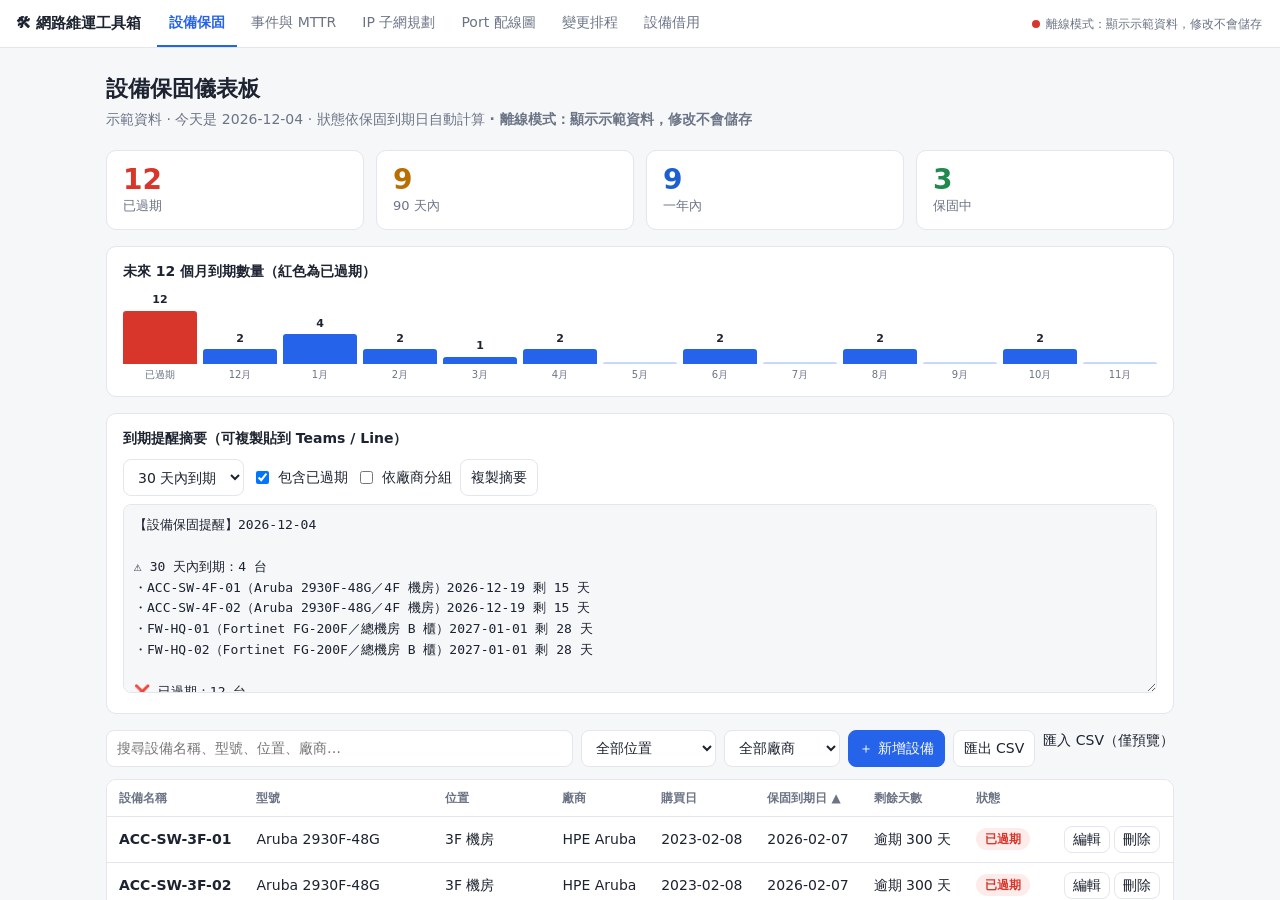
<file: index.html>
<!doctype html>
<html lang="zh-Hant">
<head>
<meta charset="utf-8">
<meta name="viewport" content="width=device-width, initial-scale=1">
<title>IT 網路維運工具箱</title>
<style>
:root{--bg:#f6f7f9;--card:#fff;--text:#1d2330;--muted:#6b7385;--line:#e3e6ec;--accent:#2563eb;--ok:#1f8a4c;--bad:#d9362b}
@media (prefers-color-scheme:dark){:root{--bg:#12151c;--card:#1b2029;--text:#e8ebf2;--muted:#98a1b3;--line:#2b323f;--accent:#6b9bff;--ok:#5fd08a;--bad:#ff7b72}}
*{box-sizing:border-box}
html,body{height:100%;margin:0}
body{display:flex;flex-direction:column;background:var(--bg);color:var(--text);font:14px/1.5 -apple-system,"PingFang TC","Noto Sans TC",system-ui,sans-serif}
header{background:var(--card);border-bottom:1px solid var(--line);display:flex;align-items:center;gap:6px;padding:0 12px;flex-wrap:wrap}
.brand{font-weight:700;font-size:15px;padding:12px 10px 12px 4px;white-space:nowrap}
nav{display:flex;gap:2px;overflow-x:auto;flex:1}
nav a{padding:12px 12px;color:var(--muted);text-decoration:none;white-space:nowrap;border-bottom:2px solid transparent}
nav a:hover{color:var(--text)}
nav a.on{color:var(--accent);border-bottom-color:var(--accent);font-weight:600}
.db{display:none;font-size:12px;color:var(--muted);align-items:center;gap:6px;white-space:nowrap;padding:0 6px}
.db i{width:8px;height:8px;border-radius:50%;background:var(--muted);display:inline-block}
.db.bad{display:flex}.db.bad i{background:var(--bad)}
@media(max-width:700px){.brand{flex:1}nav{order:3;flex-basis:100%}}
iframe{flex:1;width:100%;border:0;background:var(--bg)}
</style>
</head>
<body>
<header>
  <div class="brand">🛠 網路維運工具箱</div>
  <nav id="nav"></nav>
  <div class="db" id="db"><i></i><span></span></div>
</header>
<iframe id="frame" title="工具內容"></iframe>

<script src="ops-db.js?v=5"></script>
<script>
const TOOLS = [
  ['warranty','設備保固','warranty-dashboard.html'],
  ['incident','事件與 MTTR','incident-tracker.html'],
  ['subnet','IP 子網規劃','subnet-planner.html'],
  ['ports','Port 配線圖','port-map.html'],
  ['change','變更排程','change-calendar.html'],
  ['loan','設備借用','loan/index.html'],
];
const nav = document.getElementById('nav'), frame = document.getElementById('frame');
nav.innerHTML = TOOLS.map(([k,l])=>`<a href="#${k}" data-k="${k}">${l}</a>`).join('');
function go(){
  const k = (location.hash||'').slice(1);
  const t = TOOLS.find(x=>x[0]===k) || TOOLS[0];
  nav.querySelectorAll('a').forEach(a=>a.classList.toggle('on',a.dataset.k===t[0]));
  if(!frame.src.endsWith(t[2])) frame.src = t[2];
  document.title = t[1] + '｜IT 網路維運工具箱';
}
window.addEventListener('hashchange',go); go();

// 只有在連不上資料庫時才提示（正常連線時不顯示任何技術訊息）
OPS.select('ops_devices','select=id&limit=1').then(r=>{
  if(r) return;
  const el=document.getElementById('db');
  el.className='db bad';
  el.querySelector('span').textContent='離線模式：顯示示範資料，修改不會儲存';
});
</script>
</body>
</html>
</file>
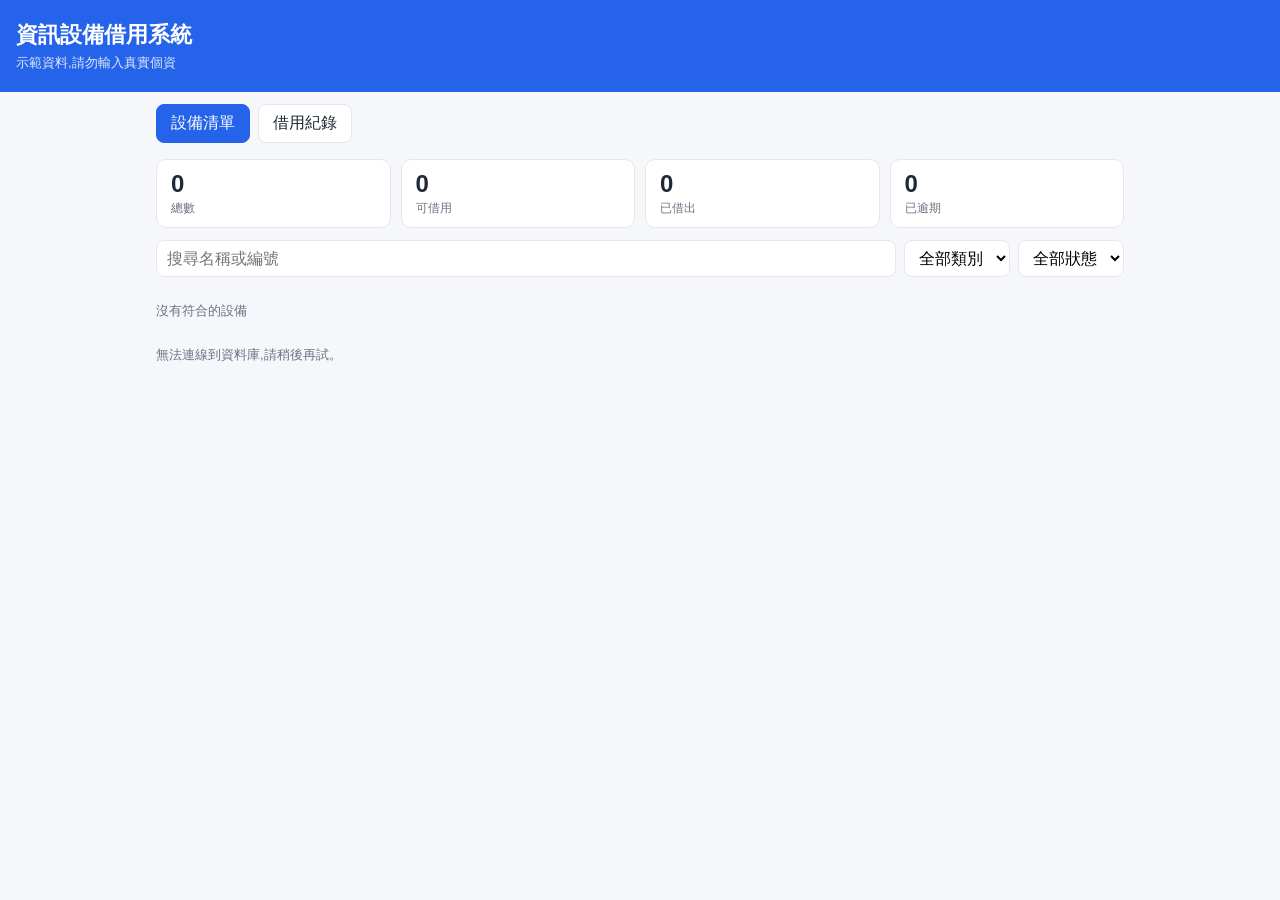
<file: loan/index.html>
<!doctype html>
<html lang="zh-Hant">
<head>
<meta charset="utf-8">
<meta name="viewport" content="width=device-width, initial-scale=1">
<title>資訊設備借用系統</title>
<link rel="stylesheet" href="style.css">
</head>
<body>
<header>
  <h1>資訊設備借用系統</h1>
  <p class="sub">示範資料,請勿輸入真實個資</p>
</header>
<nav class="tabs">
  <button type="button" id="tabItems" class="tab on">設備清單</button>
  <button type="button" id="tabHist" class="tab">借用紀錄</button>
</nav>
<main>
  <section id="overdue" class="banner" hidden></section>
  <section class="stats" id="stats"></section>
  <section class="filters">
    <input id="q" type="search" placeholder="搜尋名稱或編號">
    <select id="cat"><option value="">全部類別</option></select>
    <select id="st">
      <option value="">全部狀態</option>
      <option value="available">可借用</option>
      <option value="borrowed">已借出</option>
      <option value="overdue">已逾期</option>
    </select>
  </section>
  <section id="list" class="grid"></section>
  <section id="hist" hidden>
    <div class="filters">
      <input id="hq" type="search" placeholder="搜尋設備、借用人或部門">
      <select id="hst">
        <option value="">全部</option><option value="out">未歸還</option><option value="done">已歸還</option>
      </select>
      <button type="button" id="csv" class="csvbtn">匯出 CSV</button>
    </div>
    <div class="tw"><table id="ht"></table></div>
  </section>
  <p id="msg" class="muted"></p>
</main>

<dialog id="dlg">
  <form id="form" method="dialog">
    <h2 id="dlgTitle">借用設備</h2>
    <label>借用人姓名<input name="borrower" required maxlength="30"></label>
    <label>部門<input name="dept" required maxlength="30"></label>
    <label>預計歸還日<input name="due" type="date" required></label>
    <div class="row">
      <button type="button" id="cancel" class="ghost">取消</button>
      <button type="submit" id="ok">確認借用</button>
    </div>
  </form>
</dialog>
<script src="app.js"></script>
</body>
</html>
</file>
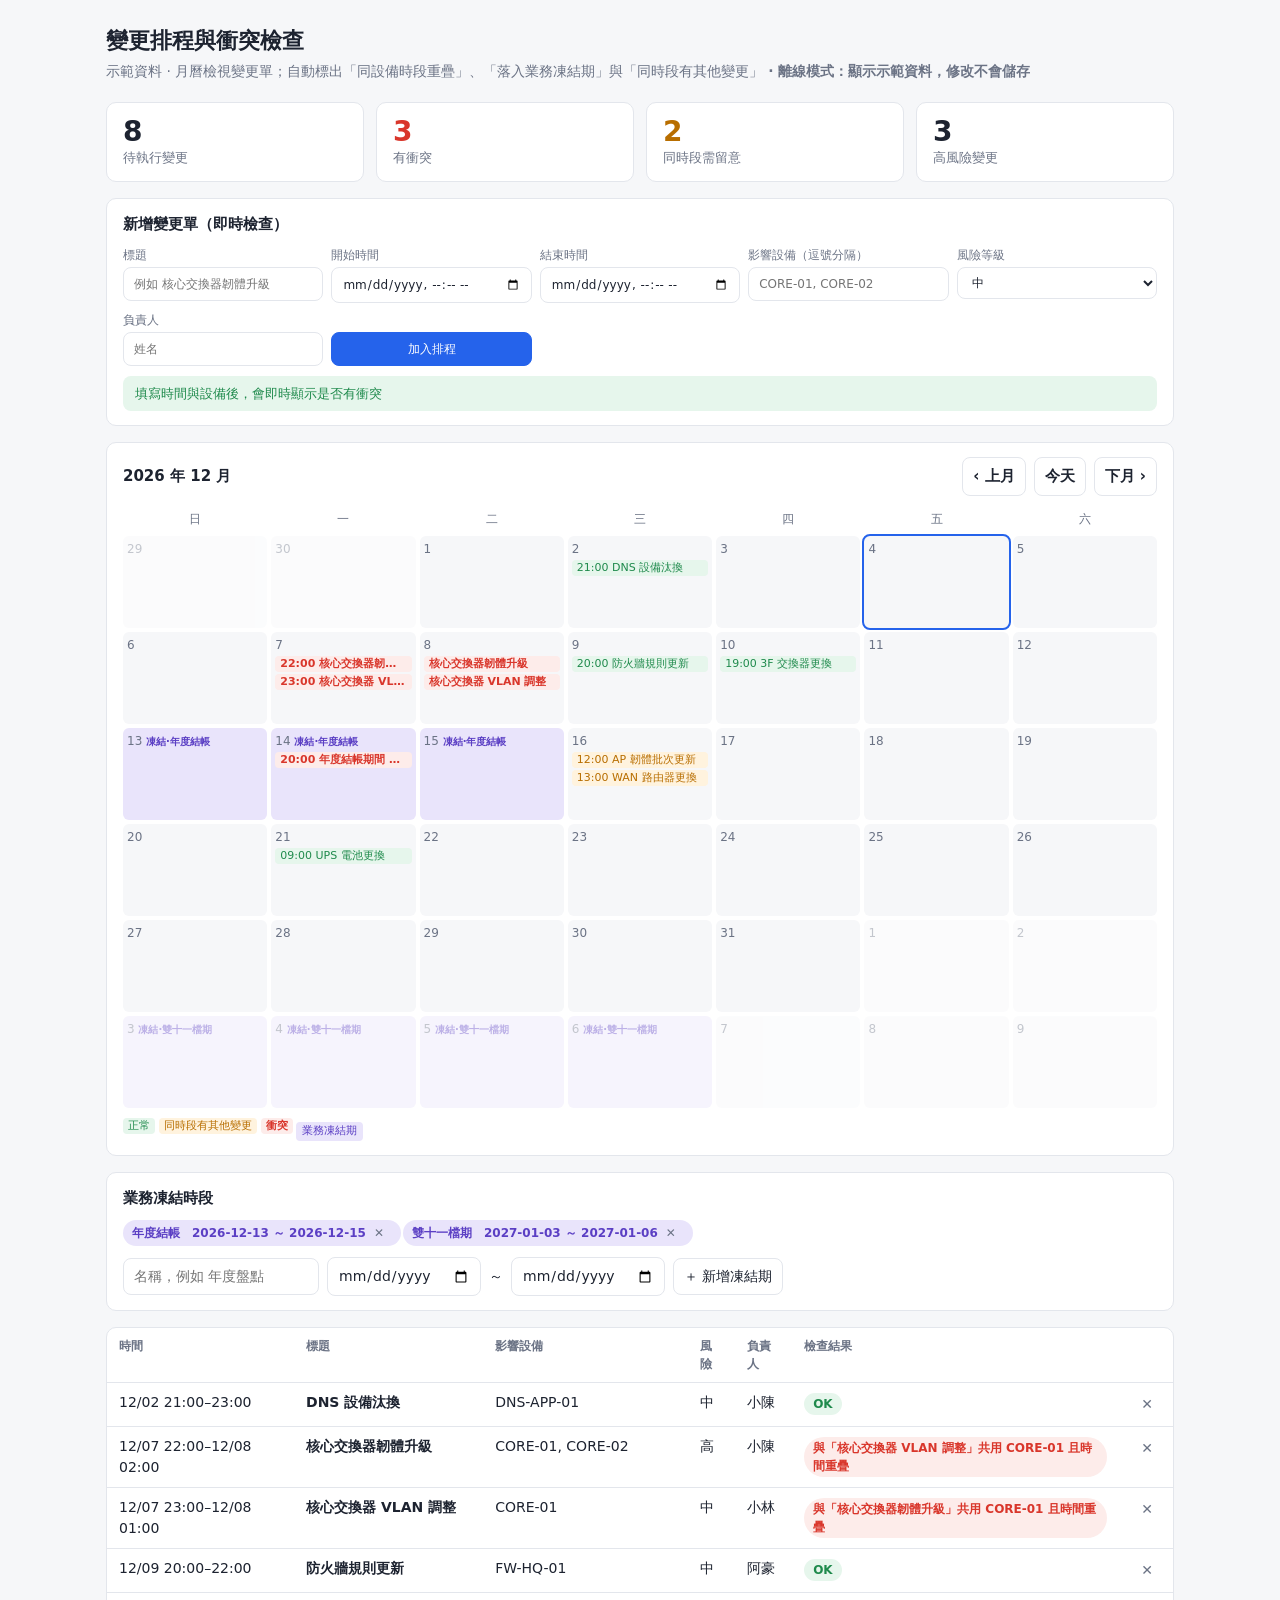
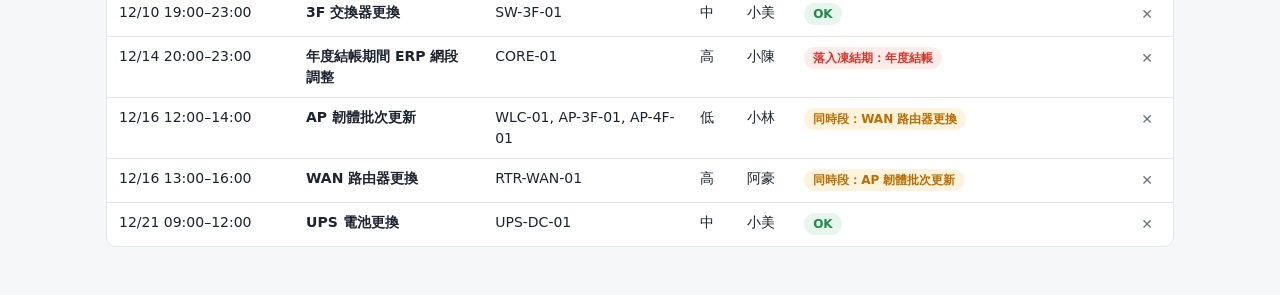
<file: change-calendar.html>
<!doctype html>
<html lang="zh-Hant">
<head>
<meta charset="utf-8">
<meta name="viewport" content="width=device-width, initial-scale=1">
<title>變更排程與衝突檢查</title>
<style>
:root{--bg:#f6f7f9;--card:#fff;--text:#1d2330;--muted:#6b7385;--line:#e3e6ec;--accent:#2563eb;
 --red:#d9362b;--red-bg:#fdecea;--amber:#b86e00;--amber-bg:#fff3de;--green:#1f8a4c;--green-bg:#e6f6ec;--freeze:#e9e4fb;--freeze-t:#5b3fc4}
@media (prefers-color-scheme:dark){:root{--bg:#12151c;--card:#1b2029;--text:#e8ebf2;--muted:#98a1b3;--line:#2b323f;--accent:#6b9bff;
 --red:#ff7b72;--red-bg:#3a1d1b;--amber:#f0b45a;--amber-bg:#3a2d14;--green:#5fd08a;--green-bg:#17301f;--freeze:#2a2547;--freeze-t:#b69bff}}
*{box-sizing:border-box}
body{margin:0;background:var(--bg);color:var(--text);font:14px/1.5 -apple-system,"PingFang TC","Noto Sans TC",system-ui,sans-serif}
.wrap{max-width:1100px;margin:0 auto;padding:24px 16px 48px}
h1{font-size:22px;margin:0 0 4px}.sub{color:var(--muted);margin:0 0 20px}
.cards{display:grid;grid-template-columns:repeat(4,1fr);gap:12px;margin-bottom:16px}
.card,.panel{background:var(--card);border:1px solid var(--line);border-radius:10px;padding:14px 16px}
.panel{margin-bottom:16px}
.card .n{font-size:28px;font-weight:700;line-height:1.1}.card .l{color:var(--muted);font-size:13px}
.panel h2{font-size:15px;margin:0 0 10px;display:flex;justify-content:space-between;align-items:center;flex-wrap:wrap;gap:8px}
input,select,button{font:inherit;color:var(--text);background:var(--card);border:1px solid var(--line);border-radius:8px;padding:7px 10px}
button{cursor:pointer}button:hover{border-color:var(--accent)}
button.primary{background:var(--accent);border-color:var(--accent);color:#fff}
.form{display:grid;grid-template-columns:repeat(auto-fit,minmax(170px,1fr));gap:8px}
.form label{display:flex;flex-direction:column;font-size:12px;color:var(--muted);gap:3px}
.form input,.form select{width:100%}
.live{margin-top:10px;padding:8px 12px;border-radius:8px;font-size:13px}
.live.ok{background:var(--green-bg);color:var(--green)}.live.bad{background:var(--red-bg);color:var(--red)}.live.warn{background:var(--amber-bg);color:var(--amber)}
.cal{display:grid;grid-template-columns:repeat(7,1fr);gap:4px}
.dow{font-size:12px;color:var(--muted);text-align:center;padding:4px 0}
.day{min-height:92px;background:var(--bg);border-radius:6px;padding:4px;overflow:hidden;position:relative}
.day.other{opacity:.4}.day.today{outline:2px solid var(--accent)}
.day.freeze{background:var(--freeze)}
.day .d{font-size:12px;color:var(--muted)}
.day .fz{font-size:10px;color:var(--freeze-t);font-weight:600}
.chip{display:block;font-size:11px;line-height:1.3;border-radius:4px;padding:1px 5px;margin-top:2px;white-space:nowrap;overflow:hidden;text-overflow:ellipsis;background:var(--green-bg);color:var(--green);cursor:pointer}
.chip.conflict{background:var(--red-bg);color:var(--red);font-weight:600}
.chip.warn{background:var(--amber-bg);color:var(--amber)}
.tw{background:var(--card);border:1px solid var(--line);border-radius:10px;overflow-x:auto}
table{width:100%;border-collapse:collapse;min-width:860px}
th,td{padding:9px 12px;text-align:left;border-bottom:1px solid var(--line);vertical-align:top}
th{font-size:12px;color:var(--muted)}tr:last-child td{border-bottom:0}
.tag{display:inline-block;padding:2px 9px;border-radius:99px;font-size:12px;font-weight:600;margin:1px 2px 1px 0}
.t-ok{background:var(--green-bg);color:var(--green)}.t-bad{background:var(--red-bg);color:var(--red)}.t-warn{background:var(--amber-bg);color:var(--amber)}
.x{border:0;background:none;color:var(--muted);padding:2px 8px}
.row{display:flex;gap:8px;flex-wrap:wrap}
tr.hl{background:var(--amber-bg)}
@media(max-width:760px){.cards{grid-template-columns:repeat(2,1fr)}.day{min-height:64px}}
</style>
</head>
<body>
<div class="wrap">
  <h1>變更排程與衝突檢查</h1>
  <p class="sub">示範資料 · 月曆檢視變更單；自動標出「同設備時段重疊」、「落入業務凍結期」與「同時段有其他變更」</p>

  <div class="cards" id="cards"></div>

  <div class="panel">
    <h2>新增變更單（即時檢查）</h2>
    <form class="form" id="form">
      <label>標題<input name="title" required placeholder="例如 核心交換器韌體升級"></label>
      <label>開始時間<input type="datetime-local" name="start" required></label>
      <label>結束時間<input type="datetime-local" name="end" required></label>
      <label>影響設備（逗號分隔）<input name="devices" required placeholder="CORE-01, CORE-02"></label>
      <label>風險等級<select name="risk"><option>低</option><option selected>中</option><option>高</option></select></label>
      <label>負責人<input name="owner" required placeholder="姓名"></label>
      <label style="justify-content:flex-end"><button class="primary" type="submit">加入排程</button></label>
    </form>
    <div class="live ok" id="live">填寫時間與設備後，會即時顯示是否有衝突</div>
  </div>

  <div class="panel">
    <h2><span id="monthTitle"></span><span class="row"><button id="prev">‹ 上月</button><button id="todayBtn">今天</button><button id="next">下月 ›</button></span></h2>
    <div class="cal" id="cal"></div>
    <div style="font-size:12px;color:var(--muted);margin-top:8px">
      <span class="chip" style="display:inline-block">正常</span>
      <span class="chip warn" style="display:inline-block">同時段有其他變更</span>
      <span class="chip conflict" style="display:inline-block">衝突</span>
      <span style="display:inline-block;background:var(--freeze);color:var(--freeze-t);border-radius:4px;padding:1px 6px;font-size:11px">業務凍結期</span>
    </div>
  </div>

  <div class="panel"><h2>業務凍結時段</h2><div id="freezeList" style="font-size:13px"></div>
    <form class="row" id="fzForm" style="margin-top:10px;align-items:center">
      <input name="name" placeholder="名稱，例如 年度盤點" required style="min-width:160px">
      <input type="date" name="start" required> <span>～</span> <input type="date" name="end" required>
      <button type="submit">＋ 新增凍結期</button>
    </form>
  </div>

  <div class="tw"><table>
    <thead><tr><th>時間</th><th>標題</th><th>影響設備</th><th>風險</th><th>負責人</th><th>檢查結果</th><th></th></tr></thead>
    <tbody id="body"></tbody></table></div>
</div>

<script src="ops-db.js?v=5"></script>
<script>
const $=id=>document.getElementById(id);
const esc=s=>String(s).replace(/[&<>"]/g,c=>({'&':'&amp;','<':'&lt;','>':'&gt;','"':'&quot;'}[c]));
const pad=n=>String(n).padStart(2,'0');
const ymd=d=>`${d.getFullYear()}-${pad(d.getMonth()+1)}-${pad(d.getDate())}`;
const loc=d=>`${ymd(d)}T${pad(d.getHours())}:${pad(d.getMinutes())}`;
const now=new Date(); const day0=new Date(now.getFullYear(),now.getMonth(),now.getDate());
const at=(off,h,m=0)=>{const d=new Date(day0.getTime()+off*864e5);d.setHours(h,m,0,0);return loc(d)};

// 示範資料（日期相對今天）
function demo(){return [
 {id:1,title:'核心交換器韌體升級',start:at(3,22),end:at(4,2),devices:'CORE-01, CORE-02',risk:'高',owner:'小陳'},
 {id:2,title:'核心交換器 VLAN 調整',start:at(3,23),end:at(4,1),devices:'CORE-01',risk:'中',owner:'小林'},
 {id:3,title:'防火牆規則更新',start:at(5,20),end:at(5,22),devices:'FW-HQ-01',risk:'中',owner:'阿豪'},
 {id:4,title:'3F 交換器更換',start:at(6,19),end:at(6,23),devices:'SW-3F-01',risk:'中',owner:'小美'},
 {id:5,title:'年度結帳期間 ERP 網段調整',start:at(10,20),end:at(10,23),devices:'CORE-01',risk:'高',owner:'小陳'},
 {id:6,title:'AP 韌體批次更新',start:at(12,12),end:at(12,14),devices:'WLC-01, AP-3F-01, AP-4F-01',risk:'低',owner:'小林'},
 {id:7,title:'WAN 路由器更換',start:at(12,13),end:at(12,16),devices:'RTR-WAN-01',risk:'高',owner:'阿豪'},
 {id:8,title:'UPS 電池更換',start:at(17,9),end:at(17,12),devices:'UPS-DC-01',risk:'中',owner:'小美'},
 {id:9,title:'DNS 設備汰換',start:at(-2,21),end:at(-2,23),devices:'DNS-APP-01',risk:'中',owner:'小陳'},
];}
function demoFreeze(){
  const s=new Date(day0.getTime()+9*864e5), e=new Date(day0.getTime()+11*864e5);
  return [{name:'年度結帳',start:ymd(s),end:ymd(e)},{name:'雙十一檔期',start:ymd(new Date(day0.getTime()+30*864e5)),end:ymd(new Date(day0.getTime()+33*864e5))}];
}
let changes=demo(), freezes=demoFreeze(), nextId=100, view=new Date(now.getFullYear(),now.getMonth(),1);

const devs=c=>c.devices.split(/[,，]/).map(s=>s.trim().toUpperCase()).filter(Boolean);
const overlap=(a,b)=>a.start<b.end&&b.start<a.end;
const inFreeze=c=>freezes.filter(f=>c.start.slice(0,10)<=f.end&&c.end.slice(0,10)>=f.start);
// 檢查單一變更對其他變更的狀況
function check(c,others){
  const dev=[],time=[];
  others.forEach(o=>{
    if(o===c||!overlap(c,o)) return;
    const shared=devs(c).filter(d=>devs(o).includes(d));
    if(shared.length) dev.push({o,shared}); else time.push(o);
  });
  return {dev,time,freeze:inFreeze(c)};
}
const level=r=>(r.dev.length||r.freeze.length)?'bad':r.time.length?'warn':'ok';
const label=c=>`${c.start.slice(5,10).replace('-','/')} ${c.start.slice(11)}–${c.end.slice(0,10)===c.start.slice(0,10)?c.end.slice(11):c.end.slice(5,10).replace('-','/')+' '+c.end.slice(11)}`;

function render(){
  const sorted=changes.slice().sort((a,b)=>a.start<b.start?-1:1);
  const res=new Map(sorted.map(c=>[c,check(c,changes)]));
  const upcoming=sorted.filter(c=>c.end>=loc(now));
  const bad=upcoming.filter(c=>level(res.get(c))==='bad').length;
  const warn=upcoming.filter(c=>level(res.get(c))==='warn').length;
  const high=upcoming.filter(c=>c.risk==='高').length;
  $('cards').innerHTML=[['待執行變更',upcoming.length,''],['有衝突',bad,'color:var(--red)'],['同時段需留意',warn,'color:var(--amber)'],['高風險變更',high,'']]
    .map(([l,n,s])=>`<div class="card"><div class="n" style="${s}">${n}</div><div class="l">${l}</div></div>`).join('');

  // 月曆
  $('monthTitle').textContent=`${view.getFullYear()} 年 ${view.getMonth()+1} 月`;
  const first=new Date(view.getFullYear(),view.getMonth(),1), startDay=new Date(first.getTime()-first.getDay()*864e5);
  let h=['日','一','二','三','四','五','六'].map(d=>`<div class="dow">${d}</div>`).join('');
  for(let i=0;i<42;i++){
    const d=new Date(startDay.getTime()+i*864e5), key=ymd(d);
    const fz=freezes.find(f=>key>=f.start&&key<=f.end);
    const items=sorted.filter(c=>c.start.slice(0,10)<=key&&c.end.slice(0,10)>=key);
    h+=`<div class="day ${d.getMonth()!==view.getMonth()?'other':''} ${key===ymd(day0)?'today':''} ${fz?'freeze':''}">
      <div class="d">${d.getDate()}${fz?` <span class="fz">凍結·${esc(fz.name)}</span>`:''}</div>
      ${items.slice(0,3).map(c=>{const l=level(res.get(c));return `<span class="chip ${l==='bad'?'conflict':l==='warn'?'warn':''}" data-id="${c.id}" title="${esc(c.title)}">${c.start.slice(0,10)===key?c.start.slice(11,16)+' ':''}${esc(c.title)}</span>`}).join('')}
      ${items.length>3?`<span class="d">+${items.length-3} 筆</span>`:''}</div>`;
  }
  $('cal').innerHTML=h;

  $('freezeList').innerHTML=freezes.map((f,i)=>`<span class="tag t-warn" style="background:var(--freeze);color:var(--freeze-t)">${esc(f.name)}　${f.start} ～ ${f.end}<button class="x" data-fz="${i}">✕</button></span>`).join('')||'（無）';

  $('body').innerHTML=sorted.map(c=>{
    const r=res.get(c), tags=[];
    r.dev.forEach(x=>tags.push(`<span class="tag t-bad">與「${esc(x.o.title)}」共用 ${x.shared.join('/')} 且時間重疊</span>`));
    r.freeze.forEach(f=>tags.push(`<span class="tag t-bad">落入凍結期：${esc(f.name)}</span>`));
    r.time.forEach(o=>tags.push(`<span class="tag t-warn">同時段：${esc(o.title)}</span>`));
    if(c.risk==='高'&&!tags.length) tags.push('<span class="tag t-warn">高風險，請確認回復計畫</span>');
    return `<tr id="r${c.id}"><td>${label(c)}</td><td><b>${esc(c.title)}</b></td><td>${esc(c.devices)}</td><td>${c.risk}</td><td>${esc(c.owner)}</td>
      <td>${tags.join('')||'<span class="tag t-ok">OK</span>'}</td><td><button class="x" data-del="${c.id}">✕</button></td></tr>`}).join('');
}

// 表單即時檢查
function formChange(){
  const f=Object.fromEntries(new FormData($('form')));
  const live=$('live');
  if(!f.start||!f.end||!f.devices){live.className='live ok';live.textContent='填寫時間與設備後，會即時顯示是否有衝突';return null}
  if(f.end<=f.start){live.className='live bad';live.textContent='結束時間必須晚於開始時間';return null}
  if(!f.devices.split(/[,，]/).some(s=>s.trim())){live.className='live bad';live.textContent='請至少填寫一個影響設備';return null}
  const c={id:-1,title:f.title,start:f.start,end:f.end,devices:f.devices,risk:f.risk,owner:f.owner};
  const r=check(c,changes), msgs=[];
  r.dev.forEach(x=>msgs.push(`與「${x.o.title}」共用 ${x.shared.join('/')}，時間重疊`));
  r.freeze.forEach(z=>msgs.push(`落入凍結期「${z.name}」`));
  r.time.forEach(o=>msgs.push(`同時段另有「${o.title}」（不同設備）`));
  const l=level(r);
  live.className='live '+(l==='bad'?'bad':l==='warn'?'warn':'ok');
  live.innerHTML=l==='ok'?'✓ 沒有衝突':(l==='bad'?'✕ 衝突：':'⚠ 留意：')+msgs.map(esc).join('；');
  return c;
}
$('form').addEventListener('input',formChange);
$('form').addEventListener('submit',async e=>{
  e.preventDefault(); const c=formChange(); if(!c) return;
  const r=check(c,changes);
  if(level(r)==='bad' && !confirm('此變更有衝突，仍要加入排程嗎？')) return;
  if(OPS.live){
    const row=await OPS.insert('ops_changes',{title:c.title,start_at:c.start,end_at:c.end,devices:c.devices,risk:c.risk,owner:c.owner});
    if(!row) return OPS.fail('新增失敗');
    c.id=row.id;
  } else c.id=nextId++;
  changes.push(c); e.target.reset(); formChange(); render();
});
$('body').addEventListener('click',async e=>{
  const d=e.target.dataset.del; if(!d) return;
  if(OPS.live&&!(await OPS.remove('ops_changes','id=eq.'+d))) return OPS.fail('刪除失敗');
  changes=changes.filter(c=>c.id!==+d); render();
});
$('fzForm').addEventListener('submit',async e=>{
  e.preventDefault();
  const f=Object.fromEntries(new FormData(e.target));
  if(f.end<f.start) return alert('結束日不能早於開始日');
  const z={name:f.name.trim(),start:f.start,end:f.end};
  if(OPS.live){
    const row=await OPS.insert('ops_freezes',{name:z.name,start_date:z.start,end_date:z.end});
    if(!row) return OPS.fail('新增失敗');
    z.id=row.id;
  }
  freezes.push(z); freezes.sort((a,b)=>a.start<b.start?-1:1);
  e.target.reset(); formChange(); render();
});
$('freezeList').addEventListener('click',async e=>{
  const i=e.target.dataset.fz; if(i===undefined) return;
  const f=freezes[+i];
  if(OPS.live&&f.id&&!(await OPS.remove('ops_freezes','id=eq.'+f.id))) return OPS.fail('刪除失敗');
  freezes.splice(+i,1); render();
});
$('cal').addEventListener('click',e=>{const id=e.target.dataset.id; if(!id) return;
  document.querySelectorAll('tr.hl').forEach(t=>t.classList.remove('hl'));
  const r=$('r'+id); r.classList.add('hl'); r.scrollIntoView({behavior:'smooth',block:'center'});});
$('prev').onclick=()=>{view=new Date(view.getFullYear(),view.getMonth()-1,1);render()};
$('next').onclick=()=>{view=new Date(view.getFullYear(),view.getMonth()+1,1);render()};
$('todayBtn').onclick=()=>{view=new Date(now.getFullYear(),now.getMonth(),1);render()};
render();

// 從 Supabase 載入；失敗就沿用內建示範資料
(async()=>{
  const [c,f]=await Promise.all([OPS.select('ops_changes','order=start_at.asc'),OPS.select('ops_freezes','order=start_date.asc')]);
  if(c&&f){
    changes=c.map(x=>({id:x.id,title:x.title,start:x.start_at.slice(0,16),end:x.end_at.slice(0,16),devices:x.devices,risk:x.risk,owner:x.owner}));
    freezes=f.map(x=>({id:x.id,name:x.name,start:x.start_date,end:x.end_date}));
    render(); formChange();
  }
  OPS.mark();
})();
</script>
</body>
</html>
</file>
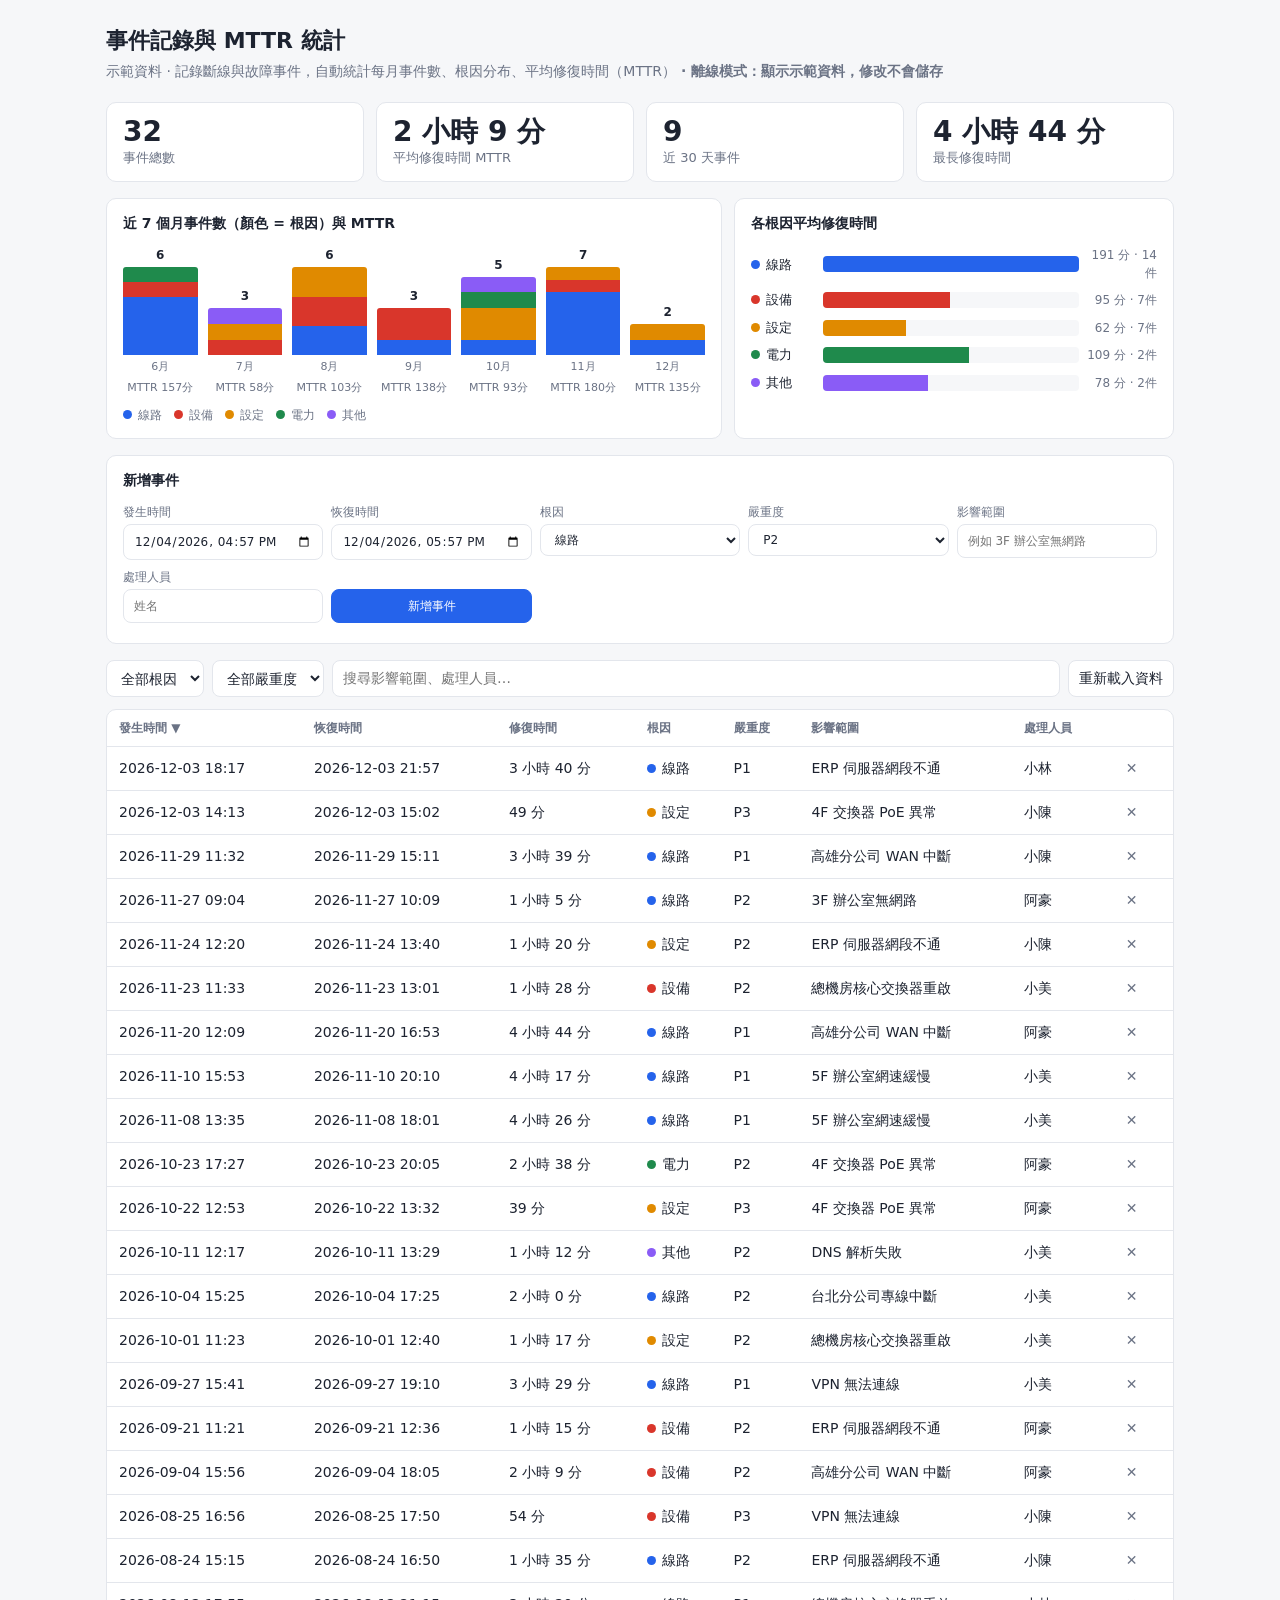
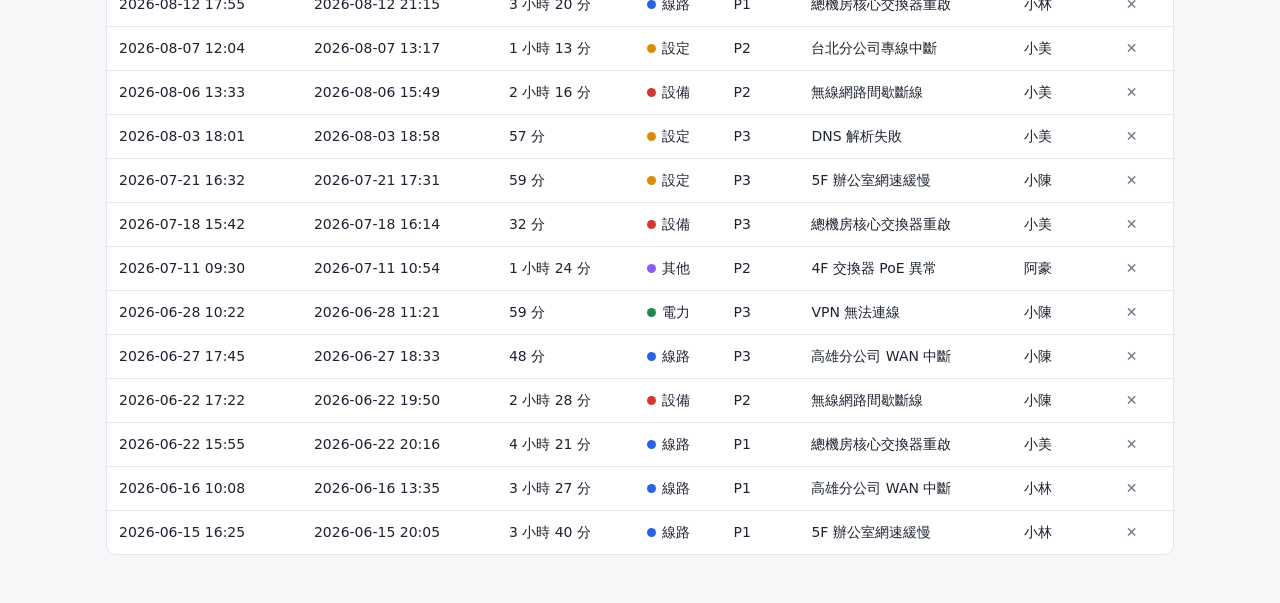
<file: incident-tracker.html>
<!doctype html>
<html lang="zh-Hant">
<head>
<meta charset="utf-8">
<meta name="viewport" content="width=device-width, initial-scale=1">
<title>事件記錄與 MTTR 統計</title>
<style>
:root{--bg:#f6f7f9;--card:#fff;--text:#1d2330;--muted:#6b7385;--line:#e3e6ec;--accent:#2563eb;
 --c1:#2563eb;--c2:#d9362b;--c3:#e08a00;--c4:#1f8a4c;--c5:#8a5cf6}
@media (prefers-color-scheme:dark){:root{--bg:#12151c;--card:#1b2029;--text:#e8ebf2;--muted:#98a1b3;--line:#2b323f;--accent:#6b9bff;
 --c1:#6b9bff;--c2:#ff7b72;--c3:#f0b45a;--c4:#5fd08a;--c5:#b69bff}}
*{box-sizing:border-box}
body{margin:0;background:var(--bg);color:var(--text);font:14px/1.5 -apple-system,"PingFang TC","Noto Sans TC",system-ui,sans-serif}
.wrap{max-width:1100px;margin:0 auto;padding:24px 16px 48px}
h1{font-size:22px;margin:0 0 4px}.sub{color:var(--muted);margin:0 0 20px}
.cards{display:grid;grid-template-columns:repeat(4,1fr);gap:12px;margin-bottom:16px}
.card,.panel{background:var(--card);border:1px solid var(--line);border-radius:10px;padding:14px 16px}
.card .n{font-size:28px;font-weight:700;line-height:1.1}.card .l{color:var(--muted);font-size:13px}
.charts{display:grid;grid-template-columns:1.4fr 1fr;gap:12px;margin-bottom:16px}
.panel{margin-bottom:16px}.charts .panel{margin:0}
.panel h2{font-size:14px;margin:0 0 12px}
input,select,button,textarea{font:inherit;color:var(--text);background:var(--card);border:1px solid var(--line);border-radius:8px;padding:7px 10px}
button{cursor:pointer}button:hover{border-color:var(--accent)}
button.primary{background:var(--accent);border-color:var(--accent);color:#fff}
.form{display:grid;grid-template-columns:repeat(auto-fit,minmax(170px,1fr));gap:8px}
.form label{display:flex;flex-direction:column;font-size:12px;color:var(--muted);gap:3px}
.form input,.form select{width:100%}
.tools{display:flex;flex-wrap:wrap;gap:8px;margin-bottom:12px}
.tw{background:var(--card);border:1px solid var(--line);border-radius:10px;overflow-x:auto}
table{width:100%;border-collapse:collapse;min-width:820px}
th,td{padding:9px 12px;text-align:left;border-bottom:1px solid var(--line);white-space:nowrap}
th{font-size:12px;color:var(--muted);cursor:pointer;user-select:none}
tr:last-child td{border-bottom:0}
.dot{display:inline-block;width:9px;height:9px;border-radius:50%;margin-right:6px}
.chart{display:flex;align-items:flex-end;gap:10px;height:150px}
.col{flex:1;display:flex;flex-direction:column;align-items:center;justify-content:flex-end;height:100%;min-width:0}
.col .stack{width:100%;display:flex;flex-direction:column-reverse;border-radius:3px 3px 0 0;overflow:hidden}
.col b{font-size:12px;margin-bottom:3px}
.col span{font-size:11px;color:var(--muted);margin-top:4px}
.mttr{font-size:11px;color:var(--muted)}
.hb{display:flex;align-items:center;gap:8px;margin-bottom:8px}
.hb .nm{width:64px;font-size:13px}
.hb .tr{flex:1;background:var(--bg);border-radius:4px;height:16px;overflow:hidden}
.hb .tr i{display:block;height:100%}
.hb .v{width:70px;text-align:right;font-size:12px;color:var(--muted)}
.x{border:0;background:none;color:var(--muted);padding:2px 8px}
.empty{padding:24px;text-align:center;color:var(--muted)}
@media(max-width:760px){.cards{grid-template-columns:repeat(2,1fr)}.charts{grid-template-columns:1fr}}
</style>
</head>
<body>
<div class="wrap">
  <h1>事件記錄與 MTTR 統計</h1>
  <p class="sub">示範資料 · 記錄斷線與故障事件，自動統計每月事件數、根因分布、平均修復時間（MTTR）</p>

  <div class="cards" id="cards"></div>

  <div class="charts">
    <div class="panel"><h2>近 7 個月事件數（顏色 = 根因）與 MTTR</h2><div class="chart" id="monthChart"></div><div id="legend" style="display:flex;flex-wrap:wrap;gap:12px;margin-top:10px;font-size:12px;color:var(--muted)"></div></div>
    <div class="panel"><h2>各根因平均修復時間</h2><div id="causeChart"></div></div>
  </div>

  <div class="panel">
    <h2>新增事件</h2>
    <form class="form" id="form">
      <label>發生時間<input type="datetime-local" name="start" required></label>
      <label>恢復時間<input type="datetime-local" name="end" required></label>
      <label>根因<select name="cause" id="causeSel"></select></label>
      <label>嚴重度<select name="sev"><option>P1</option><option selected>P2</option><option>P3</option></select></label>
      <label>影響範圍<input name="scope" placeholder="例如 3F 辦公室無網路" required></label>
      <label>處理人員<input name="owner" placeholder="姓名" required></label>
      <label style="justify-content:flex-end"><button class="primary" type="submit">新增事件</button></label>
    </form>
    <div id="formErr" style="color:#d9362b;margin-top:6px"></div>
  </div>

  <div class="tools">
    <select id="fCause"></select>
    <select id="fSev"><option value="">全部嚴重度</option><option>P1</option><option>P2</option><option>P3</option></select>
    <input type="search" id="q" placeholder="搜尋影響範圍、處理人員…" style="flex:1;min-width:180px">
    <button id="resetBtn">還原示範資料</button>
  </div>
  <div class="tw"><table><thead><tr id="head"></tr></thead><tbody id="body"></tbody></table><div class="empty" id="empty" hidden>沒有符合條件的事件</div></div>
</div>

<script src="ops-db.js?v=5"></script>
<script>
const $ = id => document.getElementById(id);
const esc = s => String(s).replace(/[&<>"]/g,c=>({'&':'&amp;','<':'&lt;','>':'&gt;','"':'&quot;'}[c]));
const CAUSES = [['線路','var(--c1)'],['設備','var(--c2)'],['設定','var(--c3)'],['電力','var(--c4)'],['其他','var(--c5)']];
const color = c => (CAUSES.find(x=>x[0]===c)||CAUSES[4])[1];
const pad = n => String(n).padStart(2,'0');
const local = d => `${d.getFullYear()}-${pad(d.getMonth()+1)}-${pad(d.getDate())}T${pad(d.getHours())}:${pad(d.getMinutes())}`;
const now = new Date();

// 示範資料：以固定偽隨機產生過去 6 個月的事件
function demo(){
  let s=7; const rnd=()=>(s=(s*16807)%2147483647)/2147483647;
  const scopes=['3F 辦公室無網路','總機房核心交換器重啟','高雄分公司 WAN 中斷','無線網路間歇斷線','VPN 無法連線','ERP 伺服器網段不通','4F 交換器 PoE 異常','DNS 解析失敗','5F 辦公室網速緩慢','台北分公司專線中斷'];
  const owners=['小陳','小林','阿豪','小美'];
  const causeW=[['線路',.3],['設備',.25],['設定',.25],['電力',.1],['其他',.1]];
  const out=[];
  for(let i=0;i<32;i++){
    const day=Math.floor(rnd()*180)+1;
    const st=new Date(now.getTime()-day*864e5); st.setHours(8+Math.floor(rnd()*11),Math.floor(rnd()*60),0,0);
    let r=rnd(),cause='其他'; for(const [c,w] of causeW){ if(r<w){cause=c;break} r-=w; }
    const base={線路:150,設備:90,設定:45,電力:120,其他:60}[cause];
    const mins=Math.round(base*(0.3+rnd()*1.6));
    const sev = mins>180?'P1':mins>60?'P2':'P3';
    out.push({start:local(st),end:local(new Date(st.getTime()+mins*6e4)),cause,sev,
      scope:scopes[Math.floor(rnd()*scopes.length)],owner:owners[Math.floor(rnd()*owners.length)]});
  }
  return out;
}
let data = demo();
let state={cause:'',sev:'',q:'',sort:'start',dir:-1};
const dur = e => Math.max(0,Math.round((new Date(e.end)-new Date(e.start))/6e4));
const fmtDur = m => m>=60?`${Math.floor(m/60)} 小時 ${m%60} 分`:`${m} 分`;
const avg = a => a.length?Math.round(a.reduce((x,y)=>x+y,0)/a.length):0;

function render(){
  // 篩選（卡片與圖表一律以篩選後結果計算）
  const q=state.q.trim().toLowerCase();
  const list=data.filter(e=>(!state.cause||e.cause===state.cause)&&(!state.sev||e.sev===state.sev)&&
    (!q||e.scope.toLowerCase().includes(q)||e.owner.toLowerCase().includes(q)));
  const ds=list.map(dur);
  const since=new Date(now.getTime()-30*864e5);
  const last30=list.filter(e=>new Date(e.start)>=since);
  $('cards').innerHTML=[
    ['事件總數',list.length],['平均修復時間 MTTR',list.length?fmtDur(avg(ds)):'-'],
    ['近 30 天事件',last30.length],['最長修復時間',ds.length?fmtDur(Math.max(...ds)):'-']
  ].map(([l,n])=>`<div class="card"><div class="n">${n}</div><div class="l">${l}</div></div>`).join('');

  // 每月圖：最近 6 個月，堆疊 = 根因
  const months=[];
  for(let i=6;i>=0;i--) months.push(new Date(now.getFullYear(),now.getMonth()-i,1));
  const mdata=months.map(m=>{
    const es=list.filter(e=>{const d=new Date(e.start);return d.getFullYear()===m.getFullYear()&&d.getMonth()===m.getMonth()});
    return {label:`${m.getMonth()+1}月`,es,mttr:avg(es.map(dur))};
  });
  const max=Math.max(1,...mdata.map(m=>m.es.length));
  $('monthChart').innerHTML=mdata.map(m=>{
    const segs=CAUSES.map(([c,col])=>{const n=m.es.filter(e=>e.cause===c).length;
      return n?`<div title="${c} ${n}" style="height:${n/max*110}px;background:${col}"></div>`:''}).join('');
    return `<div class="col"><b>${m.es.length||''}</b><div class="stack">${segs}</div><span>${m.label}</span><span class="mttr">${m.es.length?'MTTR '+m.mttr+'分':'-'}</span></div>`;
  }).join('');
  $('legend').innerHTML=CAUSES.map(([c,col])=>`<span><i class="dot" style="background:${col}"></i>${c}</span>`).join('');

  // 根因：事件數 + 平均修復時間
  const cs=CAUSES.map(([c,col])=>{const es=list.filter(e=>e.cause===c);return {c,col,n:es.length,m:avg(es.map(dur))}});
  const cmax=Math.max(1,...cs.map(x=>x.m));
  $('causeChart').innerHTML=cs.map(x=>`<div class="hb"><span class="nm"><i class="dot" style="background:${x.col}"></i>${x.c}</span>
    <div class="tr"><i style="width:${x.m/cmax*100}%;background:${x.col}"></i></div><span class="v">${x.n?x.m+' 分 · '+x.n+'件':'-'}</span></div>`).join('');

  // 表格
  const val={start:e=>e.start,end:e=>e.end,dur:dur,cause:e=>e.cause,sev:e=>e.sev,scope:e=>e.scope,owner:e=>e.owner}[state.sort];
  const rows=list.slice().sort((a,b)=>{const x=val(a),y=val(b);return (x>y?1:x<y?-1:0)*state.dir});
  const cols=[['start','發生時間'],['end','恢復時間'],['dur','修復時間'],['cause','根因'],['sev','嚴重度'],['scope','影響範圍'],['owner','處理人員']];
  $('head').innerHTML=cols.map(([k,l])=>`<th data-k="${k}">${l}${state.sort===k?(state.dir>0?' ▲':' ▼'):''}</th>`).join('')+'<th></th>';
  $('body').innerHTML=rows.map(e=>`<tr><td>${e.start.replace('T',' ')}</td><td>${e.end.replace('T',' ')}</td><td>${fmtDur(dur(e))}</td>
    <td><i class="dot" style="background:${color(e.cause)}"></i>${e.cause}</td><td>${e.sev}</td><td>${esc(e.scope)}</td><td>${esc(e.owner)}</td>
    <td><button class="x" data-del="${data.indexOf(e)}" title="刪除">✕</button></td></tr>`).join('');
  $('empty').hidden=rows.length>0;
}

$('causeSel').innerHTML=CAUSES.map(([c])=>`<option>${c}</option>`).join('');
$('fCause').innerHTML='<option value="">全部根因</option>'+CAUSES.map(([c])=>`<option>${c}</option>`).join('');
$('fCause').onchange=e=>{state.cause=e.target.value;render()};
$('fSev').onchange=e=>{state.sev=e.target.value;render()};
$('q').oninput=e=>{state.q=e.target.value;render()};
$('head').onclick=e=>{const k=e.target.closest('th')?.dataset.k;if(!k)return;state.dir=state.sort===k?-state.dir:1;state.sort=k;render()};
$('body').onclick=async e=>{
  const d=e.target.dataset.del;if(d===undefined)return;
  const item=data[+d];
  if(OPS.live&&item.pk&&!(await OPS.remove('ops_incidents','id=eq.'+item.pk))) return OPS.fail('刪除失敗');
  data.splice(+d,1);render();
};
$('resetBtn').onclick=async()=>{ await loadData(); render(); };
$('resetBtn').textContent='重新載入資料';
$('form').onsubmit=async e=>{
  e.preventDefault();
  const f=Object.fromEntries(new FormData(e.target));
  if(new Date(f.end)<new Date(f.start)){$('formErr').textContent='恢復時間不能早於發生時間';return}
  $('formErr').textContent='';
  const item={start:f.start,end:f.end,cause:f.cause,sev:f.sev,scope:f.scope.trim(),owner:f.owner.trim()};
  if(OPS.live){
    const row=await OPS.insert('ops_incidents',{started_at:item.start,ended_at:item.end,cause:item.cause,severity:item.sev,scope:item.scope,owner:item.owner});
    if(!row) return OPS.fail('新增失敗');
    item.pk=row.id;
  }
  data.push(item);
  e.target.reset(); render();
};
// 從 Supabase 載入；失敗就沿用內建示範資料
async function loadData(){
  const r=await OPS.select('ops_incidents','order=started_at.desc');
  if(r) data=r.map(x=>({pk:x.id,start:x.started_at.slice(0,16),end:x.ended_at.slice(0,16),cause:x.cause,sev:x.severity,scope:x.scope,owner:x.owner}));
  OPS.mark();
}
// 預設表單時間：一小時前 ~ 現在
const f=$('form'); f.start.value=local(new Date(now.getTime()-36e5)); f.end.value=local(now);
render();
loadData().then(render);
</script>
</body>
</html>
</file>
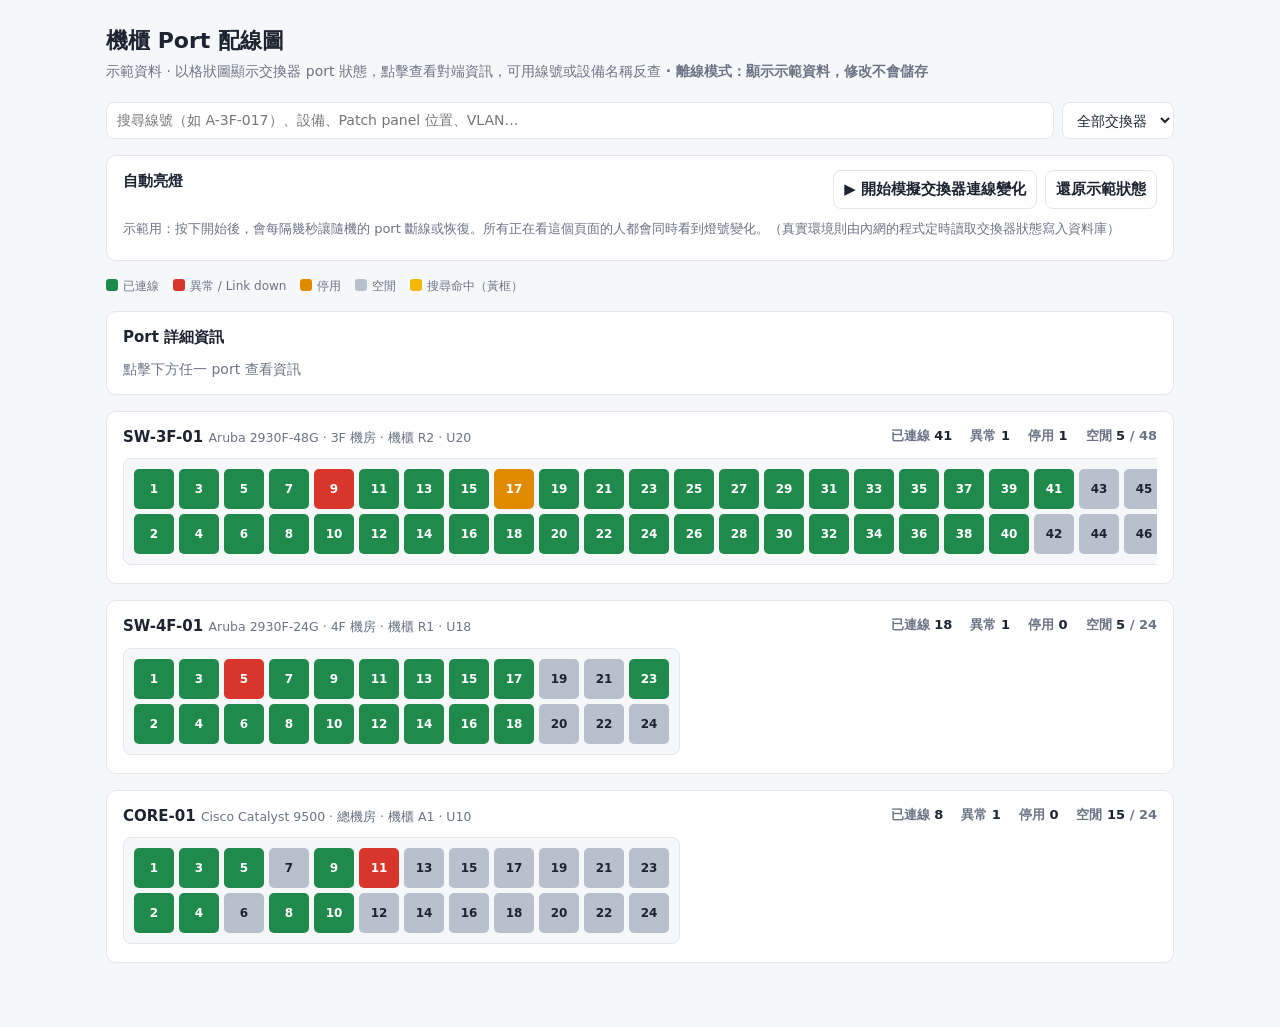
<file: port-map.html>
<!doctype html>
<html lang="zh-Hant">
<head>
<meta charset="utf-8">
<meta name="viewport" content="width=device-width, initial-scale=1">
<title>機櫃 Port 配線圖</title>
<style>
:root{--bg:#f6f7f9;--card:#fff;--text:#1d2330;--muted:#6b7385;--line:#e3e6ec;--accent:#2563eb;
 --up:#1f8a4c;--down:#d9362b;--free:#b9c0cd;--dis:#e08a00;--hit:#f5b800}
@media (prefers-color-scheme:dark){:root{--bg:#12151c;--card:#1b2029;--text:#e8ebf2;--muted:#98a1b3;--line:#2b323f;--accent:#6b9bff;
 --up:#3fb56e;--down:#ff7b72;--free:#4a5262;--dis:#f0b45a;--hit:#ffd23f}}
*{box-sizing:border-box}
body{margin:0;background:var(--bg);color:var(--text);font:14px/1.5 -apple-system,"PingFang TC","Noto Sans TC",system-ui,sans-serif}
.wrap{max-width:1100px;margin:0 auto;padding:24px 16px 48px}
h1{font-size:22px;margin:0 0 4px}.sub{color:var(--muted);margin:0 0 20px}
.panel{background:var(--card);border:1px solid var(--line);border-radius:10px;padding:14px 16px;margin-bottom:16px}
.panel h2{font-size:15px;margin:0 0 10px;display:flex;justify-content:space-between;flex-wrap:wrap;gap:6px}
.panel h2 small{font-weight:400;color:var(--muted)}
input,select,button{font:inherit;color:var(--text);background:var(--card);border:1px solid var(--line);border-radius:8px;padding:7px 10px}
.tools{display:flex;flex-wrap:wrap;gap:8px;margin-bottom:16px}
input[type=search]{flex:1;min-width:220px}
.legend{display:flex;gap:14px;font-size:12px;color:var(--muted);flex-wrap:wrap;margin-bottom:16px}
.legend i{display:inline-block;width:12px;height:12px;border-radius:3px;margin-right:5px;vertical-align:-1px}
.sw{overflow-x:auto;padding-bottom:4px}
.ports{display:grid;grid-auto-flow:column;grid-template-rows:repeat(2,40px);gap:5px;width:max-content;background:var(--bg);padding:10px;border-radius:8px;border:1px solid var(--line)}
.p{width:40px;height:40px;border-radius:5px;border:2px solid transparent;color:#fff;font-size:12px;font-weight:600;cursor:pointer;padding:0;display:flex;align-items:center;justify-content:center}
.p.up{background:var(--up)}.p.down{background:var(--down)}.p.free{background:var(--free);color:var(--text)}.p.dis{background:var(--dis)}
.p.dim{opacity:.22}
@keyframes flash{0%{box-shadow:0 0 0 0 var(--hit)}40%{box-shadow:0 0 0 7px var(--hit)}100%{box-shadow:0 0 0 0 transparent}}
.p.flash{animation:flash .9s ease-out}
.live-dot{display:inline-block;width:8px;height:8px;border-radius:50%;background:var(--up);margin-right:5px}
.p.hit{border-color:var(--hit);box-shadow:0 0 0 2px var(--hit)}
.p.sel{border-color:var(--text)}
.detail{display:grid;grid-template-columns:repeat(auto-fit,minmax(200px,1fr));gap:10px}
.kv{background:var(--bg);border-radius:8px;padding:8px 12px}.kv small{display:block;color:var(--muted);font-size:12px}.kv b{font-size:15px}
.hint{color:var(--muted)}
.stat{display:flex;gap:18px;font-size:13px;color:var(--muted);flex-wrap:wrap}
.stat b{color:var(--text)}
.results{margin-top:8px;font-size:13px;color:var(--muted)}
.results a{color:var(--accent);cursor:pointer;margin-right:12px;text-decoration:underline}
</style>
</head>
<body>
<div class="wrap">
  <h1>機櫃 Port 配線圖</h1>
  <p class="sub">示範資料 · 以格狀圖顯示交換器 port 狀態，點擊查看對端資訊，可用線號或設備名稱反查</p>

  <div class="tools">
    <input type="search" id="q" placeholder="搜尋線號（如 A-3F-017）、設備、Patch panel 位置、VLAN…">
    <select id="fSw"></select>
  </div>
  <div class="panel" id="simPanel">
    <h2><span>自動亮燈 <small id="liveNote"></small></span>
      <span style="display:flex;gap:8px;flex-wrap:wrap">
        <button id="simBtn">▶ 開始模擬交換器連線變化</button>
        <button id="simReset">還原示範狀態</button>
      </span></h2>
    <div class="hint" style="font-size:13px">示範用：按下開始後，會每隔幾秒讓隨機的 port 斷線或恢復。所有正在看這個頁面的人都會同時看到燈號變化。（真實環境則由內網的程式定時讀取交換器狀態寫入資料庫）</div>
    <div id="eventLog" style="margin-top:8px;font-size:13px;font-family:ui-monospace,Menlo,monospace;color:var(--muted)"></div>
  </div>
  <div class="legend">
    <span><i style="background:var(--up)"></i>已連線</span>
    <span><i style="background:var(--down)"></i>異常 / Link down</span>
    <span><i style="background:var(--dis)"></i>停用</span>
    <span><i style="background:var(--free)"></i>空閒</span>
    <span><i style="background:var(--hit);"></i>搜尋命中（黃框）</span>
  </div>
  <div class="results" id="results"></div>

  <div class="panel" id="detailPanel">
    <h2>Port 詳細資訊</h2>
    <div id="detail" class="hint">點擊下方任一 port 查看資訊</div>
  </div>

  <div id="switches"></div>
</div>

<script src="ops-db.js?v=5"></script>
<script>
const $ = id => document.getElementById(id);
const esc = s => String(s??'').replace(/[&<>"]/g,c=>({'&':'&amp;','<':'&lt;','>':'&gt;','"':'&quot;'}[c]));

// 示範資料
const SWITCHES = [
  {id:'SW-3F-01',model:'Aruba 2930F-48G',loc:'3F 機房 · 機櫃 R2 · U20',n:48},
  {id:'SW-4F-01',model:'Aruba 2930F-24G',loc:'4F 機房 · 機櫃 R1 · U18',n:24},
  {id:'CORE-01',model:'Cisco Catalyst 9500',loc:'總機房 · 機櫃 A1 · U10',n:24},
];
const ports = {};  // key: sw|n
const add = (sw,n,o)=>ports[sw+'|'+n]={sw,n,status:'up',vlan:'',dev:'',panel:'',label:'',note:'',...ports[sw+'|'+n],...o};
// 3F 接入交換器
for(let i=1;i<=36;i++){
  const kind = i<=24?['OFFICE',30,`3F 座位 PC-${String(i).padStart(2,'0')}`]:
               i<=30?['VOICE',60,`IP 電話 ${i-24}`]:['OFFICE',30,`3F 印表機/其他 ${i-30}`];
  add('SW-3F-01',i,{vlan:kind[1]+' '+kind[0],dev:kind[2],panel:`PP-3F-A / ${i}`,label:`A-3F-${String(i).padStart(3,'0')}`});
}
add('SW-3F-01',9,{status:'down',note:'使用者回報無網路，疑似跳線鬆脫（待現場確認）'});
add('SW-3F-01',17,{status:'dis',dev:'(停用) 離職員工座位',note:'2026-09 離職，port 已 shutdown'});
add('SW-3F-01',37,{vlan:'70 CCTV',dev:'攝影機 CAM-3F-01',panel:'PP-3F-B / 1',label:'B-3F-001'});
add('SW-3F-01',38,{vlan:'70 CCTV',dev:'攝影機 CAM-3F-02',panel:'PP-3F-B / 2',label:'B-3F-002'});
add('SW-3F-01',39,{vlan:'50 WIFI',dev:'AP-3F-01',panel:'PP-3F-B / 3',label:'B-3F-003'});
add('SW-3F-01',40,{vlan:'50 WIFI',dev:'AP-3F-02',panel:'PP-3F-B / 4',label:'B-3F-004'});
add('SW-3F-01',41,{vlan:'50 WIFI',dev:'AP-3F-03',panel:'PP-3F-B / 5',label:'B-3F-005'});
add('SW-3F-01',47,{vlan:'Trunk',dev:'CORE-01 Te1/0/3',label:'FIBER-3F-01',note:'上行 10G 光纖'});
add('SW-3F-01',48,{vlan:'Trunk',dev:'CORE-01 Te1/0/4',label:'FIBER-3F-02',note:'上行 10G 光纖（備援）'});
// 4F
for(let i=1;i<=16;i++) add('SW-4F-01',i,{vlan:'40 OFFICE',dev:`4F 座位 PC-${String(i).padStart(2,'0')}`,panel:`PP-4F-A / ${i}`,label:`A-4F-${String(i).padStart(3,'0')}`});
add('SW-4F-01',5,{status:'down',note:'Link down 3 天，座位無人使用？'});
add('SW-4F-01',17,{vlan:'50 WIFI',dev:'AP-4F-01',panel:'PP-4F-B / 1',label:'B-4F-001'});
add('SW-4F-01',18,{vlan:'50 WIFI',dev:'AP-4F-02',panel:'PP-4F-B / 2',label:'B-4F-002'});
add('SW-4F-01',23,{vlan:'Trunk',dev:'CORE-01 Te1/0/5',label:'FIBER-4F-01',note:'上行 10G 光纖'});
// 核心
add('CORE-01',1,{vlan:'Trunk',dev:'FW-HQ-01 port1',label:'C-001',note:'內網側'});
add('CORE-01',2,{vlan:'Trunk',dev:'FW-HQ-02 port1',label:'C-002',note:'內網側（HA）'});
add('CORE-01',3,{vlan:'Trunk',dev:'SW-3F-01 port 47',label:'FIBER-3F-01'});
add('CORE-01',4,{vlan:'Trunk',dev:'SW-3F-01 port 48',label:'FIBER-3F-02'});
add('CORE-01',5,{vlan:'Trunk',dev:'SW-4F-01 port 23',label:'FIBER-4F-01'});
add('CORE-01',8,{vlan:'20 SERVER',dev:'NAS-01',label:'C-008'});
add('CORE-01',9,{vlan:'20 SERVER',dev:'ERP-SRV-01',label:'C-009'});
add('CORE-01',10,{vlan:'20 SERVER',dev:'ERP-SRV-02',label:'C-010'});
add('CORE-01',11,{status:'down',vlan:'20 SERVER',dev:'DNS-APP-01',label:'C-011',note:'設備保固已過期；Link down 待查'});
// 其餘空閒
SWITCHES.forEach(s=>{for(let i=1;i<=s.n;i++) if(!ports[s.id+'|'+i]) add(s.id,i,{status:'free'});});

const STATUS_TXT={up:'已連線',down:'異常 / Link down',dis:'停用',free:'空閒'};
let sel=null, hits=new Set();

function haystack(p){return [p.dev,p.vlan,p.panel,p.label,p.note,p.sw+' port '+p.n].join(' ').toLowerCase();}
function render(){
  const f=$('fSw').value, q=$('q').value.trim().toLowerCase();
  hits=new Set();
  if(q) Object.values(ports).forEach(p=>{ if(p.status!=='free' && haystack(p).includes(q)) hits.add(p.sw+'|'+p.n); });
  const list=SWITCHES.filter(s=>!f||s.id===f);
  $('switches').innerHTML=list.map(s=>{
    const ps=Array.from({length:s.n},(_,i)=>ports[s.id+'|'+(i+1)]);
    const cnt=k=>ps.filter(p=>p.status===k).length;
    // 實體交換器上下排：上排奇數、下排偶數 → 用欄向排列
    const order=[]; for(let c=0;c<Math.ceil(s.n/2);c++){order.push(ps[c*2]); if(ps[c*2+1]) order.push(ps[c*2+1]);}
    return `<div class="panel"><h2><span>${s.id} <small>${s.model} · ${s.loc}</small></span>
      <span class="stat" data-sw="${s.id}"><span>已連線 <b>${cnt('up')}</b></span><span>異常 <b>${cnt('down')}</b></span><span>停用 <b>${cnt('dis')}</b></span><span>空閒 <b>${cnt('free')}</b> / ${s.n}</span></span></h2>
      <div class="sw"><div class="ports">${order.map(p=>{
        const k=p.sw+'|'+p.n, dim=q&&!hits.has(k);
        return `<button class="p ${p.status} ${dim?'dim':''} ${hits.has(k)?'hit':''} ${sel===k?'sel':''}" data-k="${k}" title="${esc(p.dev||'空閒')}">${p.n}</button>`}).join('')}</div></div></div>`;
  }).join('');
  const r=$('results');
  if(q){
    const arr=[...hits];
    r.innerHTML = arr.length ? `找到 ${arr.length} 個 port：` + arr.slice(0,12).map(k=>{const p=ports[k];return `<a data-k="${k}">${p.sw} #${p.n}</a>`}).join('')+(arr.length>12?'…':'') : '找不到符合的 port';
  } else r.innerHTML='';
}
function showDetail(k){
  sel=k; const p=ports[k];
  const kv=(a,b)=>`<div class="kv"><small>${a}</small><b>${esc(b)||'—'}</b></div>`;
  // 對端反查：以線號找同一條線的另一端
  const peers=Object.values(ports).filter(o=>o!==p&&o.label&&o.label===p.label);
  $('detail').className='detail';
  $('detail').innerHTML = kv('交換器 / Port',`${p.sw} · port ${p.n}`)+kv('狀態',STATUS_TXT[p.status])+kv('連接設備',p.dev)+kv('VLAN',p.vlan)+
    kv('Patch panel 位置',p.panel)+kv('線號標籤',p.label)+
    (peers.length?kv('同線號另一端',peers.map(o=>`${o.sw} #${o.n}`).join('、')):'')+
    `<div class="kv" style="grid-column:1/-1"><small>備註</small><b>${esc(p.note)||'—'}</b></div>`;
  render();
}
$('switches').addEventListener('click',e=>{const b=e.target.closest('.p'); if(b) showDetail(b.dataset.k);});
$('results').addEventListener('click',e=>{const a=e.target.closest('a'); if(a){showDetail(a.dataset.k);
  document.querySelector(`[data-k="${a.dataset.k}"]`)?.scrollIntoView({block:'center',inline:'center',behavior:'smooth'});}});
$('q').addEventListener('input',render);
$('fSw').innerHTML='<option value="">全部交換器</option>'+SWITCHES.map(s=>`<option>${s.id}</option>`).join('');
$('fSw').addEventListener('change',render);
render();

// 從 Supabase 載入交換器與 port 資料（唯讀）；失敗就沿用內建示範資料
(async()=>{
  const [sw,pt]=await Promise.all([OPS.select('ops_switches','order=id.asc'),OPS.select('ops_ports','order=switch_id.asc,port_no.asc&limit=2000')]);
  if(sw&&pt){
    SWITCHES.length=0;
    ['SW-3F-01','SW-4F-01','CORE-01'].forEach(id=>{const s=sw.find(x=>x.id===id); if(s) SWITCHES.push({id:s.id,model:s.model,loc:s.location,n:s.port_count});});
    sw.filter(x=>!SWITCHES.some(s=>s.id===x.id)).forEach(s=>SWITCHES.push({id:s.id,model:s.model,loc:s.location,n:s.port_count}));
    Object.keys(ports).forEach(k=>delete ports[k]);
    pt.forEach(p=>ports[p.switch_id+'|'+p.port_no]={sw:p.switch_id,n:p.port_no,status:p.status,vlan:p.vlan,dev:p.device,panel:p.panel,label:p.label,note:p.note});
    sel=null; $('detail').className='hint'; $('detail').textContent='點擊下方任一 port 查看資訊';
    $('fSw').innerHTML='<option value="">全部交換器</option>'+SWITCHES.map(s=>`<option>${s.id}</option>`).join('');
    render();
  }
  OPS.mark();
  startPolling();
})();

// ---- 自動亮燈：定時讀取資料庫中的 port 狀態，只更新有變化的燈（不重畫整個畫面）----
const STAT_KEYS=[['up','已連線'],['down','異常'],['dis','停用'],['free','空閒']];
function updateStats(){
  document.querySelectorAll('.stat[data-sw]').forEach(el=>{
    const s=SWITCHES.find(x=>x.id===el.dataset.sw); if(!s) return;
    const ps=Array.from({length:s.n},(_,i)=>ports[s.id+'|'+(i+1)]);
    const c=k=>ps.filter(p=>p.status===k).length;
    el.innerHTML=`<span>已連線 <b>${c('up')}</b></span><span>異常 <b>${c('down')}</b></span><span>停用 <b>${c('dis')}</b></span><span>空閒 <b>${c('free')}</b> / ${s.n}</span>`;
  });
}
function logEvent(p,to){
  const t=new Date().toLocaleTimeString('zh-TW',{hour12:false});
  const row=document.createElement('div');
  row.textContent=`${t}  ${p.sw} #${p.n}  →  ${STATUS_TXT[to]}`+(p.dev?`（${p.dev}）`:'');
  row.style.color=to==='down'?'var(--down)':'var(--up)';
  const box=$('eventLog'); box.prepend(row); while(box.children.length>5) box.lastChild.remove();
}
// 套用狀態變化到畫面（in-place）
function applyStatus(k,to,{log=true}={}){
  const p=ports[k]; if(!p||p.status===to) return false;
  const from=p.status; p.status=to;
  const b=document.querySelector(`.p[data-k="${k}"]`);
  if(b){ b.classList.remove('up','down','dis','free'); b.classList.add(to); b.classList.remove('flash'); void b.offsetWidth; b.classList.add('flash'); }
  if(log && from!=='free' && to!=='free') logEvent(p,to);
  if(sel===k) showDetail(k);
  return true;
}
let pollTimer=null;
async function pollOnce(){
  const r=await OPS.select('ops_ports','select=switch_id,port_no,status&limit=2000');
  if(!r) return;
  let changed=false;
  r.forEach(x=>{ if(applyStatus(x.switch_id+'|'+x.port_no,x.status)) changed=true; });
  if(changed) updateStats();
}
function startPolling(){
  if(!OPS.live||pollTimer) return;
  $('liveNote').innerHTML='<span class="live-dot"></span>每 3 秒自動更新';
  pollTimer=setInterval(pollOnce,3000);
}

// ---- 模擬交換器：隨機讓有接設備的 port 斷線 / 恢復 ----
let simTimer=null;
async function simStep(){
  const cand=Object.values(ports).filter(p=>p.dev&&(p.status==='up'||p.status==='down')&&p.vlan!=='Trunk');
  if(!cand.length) return;
  const n=1+Math.floor(Math.random()*2);
  const picked=[...cand].sort(()=>Math.random()-.5).slice(0,n);   // 同一輪不重複選同一個 port
  for(const p of picked){
    const k=p.sw+'|'+p.n;
    const to=p.status==='up'?'down':'up';
    applyStatus(k,to); updateStats();
    if(OPS.live) await OPS.patchWhere('ops_ports',`switch_id=eq.${encodeURIComponent(p.sw)}&port_no=eq.${p.n}`,{status:to});
  }
}
$('simBtn').onclick=()=>{
  if(simTimer){ clearInterval(simTimer); simTimer=null; $('simBtn').textContent='▶ 開始模擬交換器連線變化'; return; }
  simStep(); simTimer=setInterval(simStep,3500); $('simBtn').textContent='■ 停止模擬';
};
// 還原：只有三個示範異常 port 保持 down，其餘有接設備的 port 都恢復 up
const BASE_DOWN=[['SW-3F-01',9],['SW-4F-01',5],['CORE-01',11]];
$('simReset').onclick=async()=>{
  if(simTimer){ clearInterval(simTimer); simTimer=null; $('simBtn').textContent='▶ 開始模擬交換器連線變化'; }
  if(OPS.live){
    await OPS.patchWhere('ops_ports','status=eq.down',{status:'up'});
    for(const [sw,n] of BASE_DOWN) await OPS.patchWhere('ops_ports',`switch_id=eq.${sw}&port_no=eq.${n}`,{status:'down'});
  }
  Object.values(ports).forEach(p=>{
    const base=BASE_DOWN.some(([sw,n])=>sw===p.sw&&n===p.n)?'down':(p.status==='down'?'up':p.status);
    applyStatus(p.sw+'|'+p.n,base,{log:false});
  });
  updateStats(); $('eventLog').innerHTML='';
};
</script>
</body>
</html>
</file>
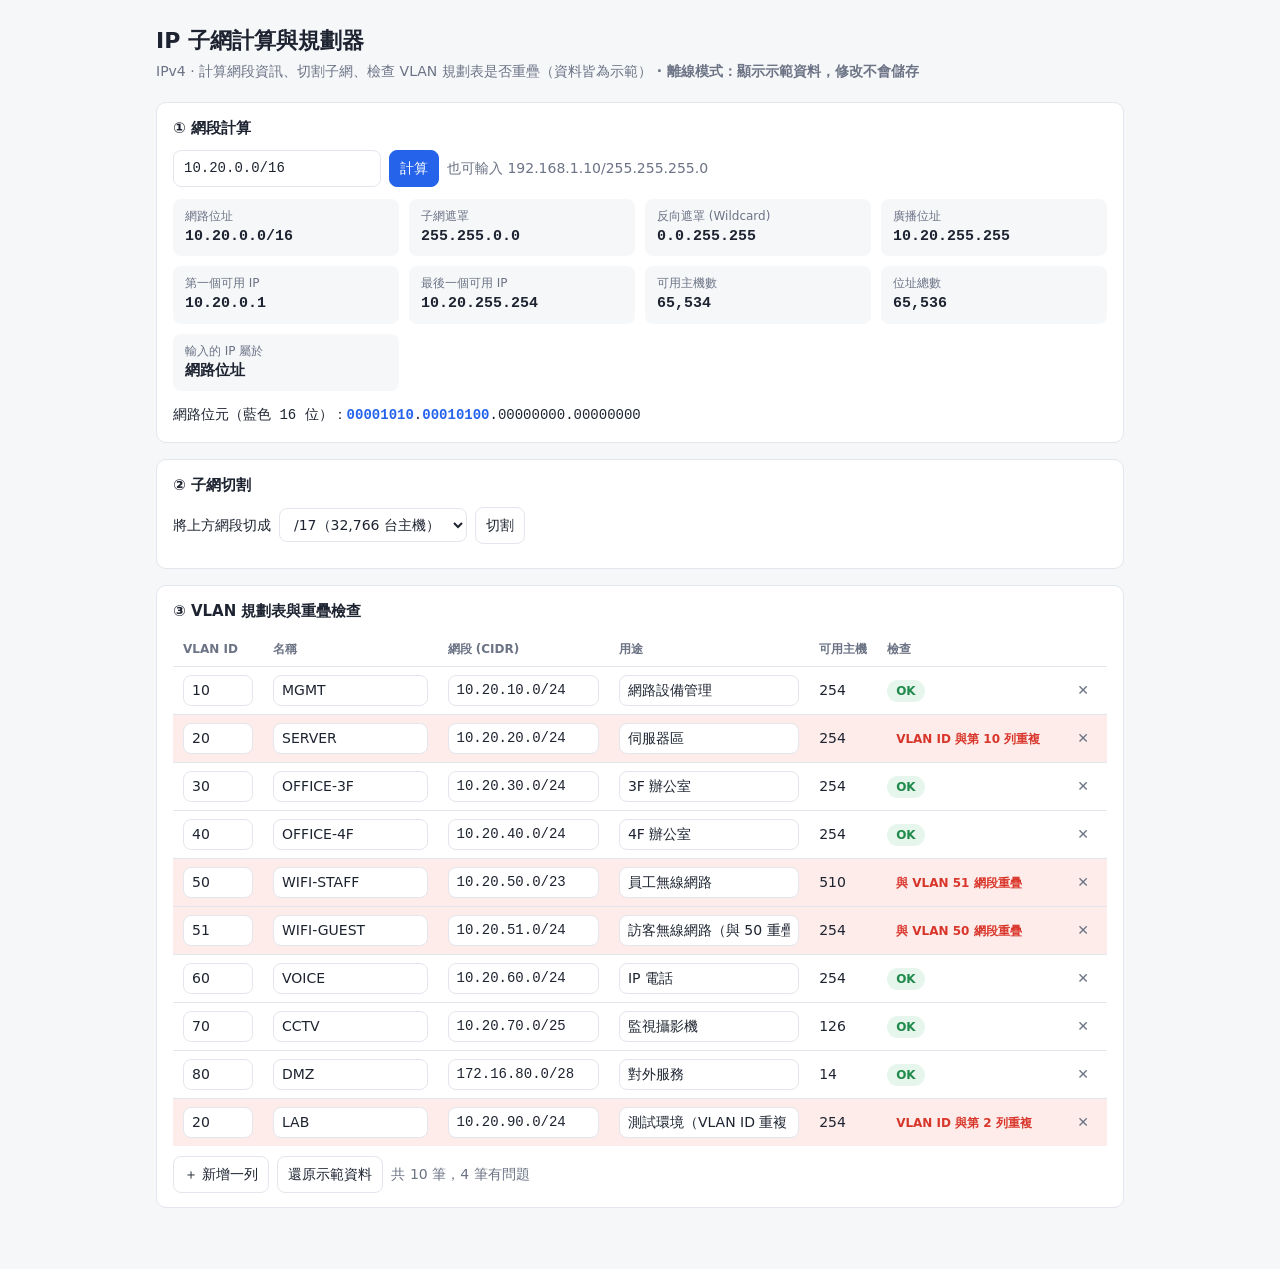
<file: subnet-planner.html>
<!doctype html>
<html lang="zh-Hant">
<head>
<meta charset="utf-8">
<meta name="viewport" content="width=device-width, initial-scale=1">
<title>IP 子網計算與規劃器</title>
<style>
:root{--bg:#f6f7f9;--card:#fff;--text:#1d2330;--muted:#6b7385;--line:#e3e6ec;--accent:#2563eb;--red:#d9362b;--red-bg:#fdecea;--green:#1f8a4c;--green-bg:#e6f6ec}
@media (prefers-color-scheme:dark){:root{--bg:#12151c;--card:#1b2029;--text:#e8ebf2;--muted:#98a1b3;--line:#2b323f;--accent:#6b9bff;--red:#ff7b72;--red-bg:#3a1d1b;--green:#5fd08a;--green-bg:#17301f}}
*{box-sizing:border-box}
body{margin:0;background:var(--bg);color:var(--text);font:14px/1.5 -apple-system,"PingFang TC","Noto Sans TC",system-ui,sans-serif}
.wrap{max-width:1000px;margin:0 auto;padding:24px 16px 48px}
h1{font-size:22px;margin:0 0 4px}.sub{color:var(--muted);margin:0 0 20px}
.panel{background:var(--card);border:1px solid var(--line);border-radius:10px;padding:14px 16px;margin-bottom:16px}
.panel h2{font-size:15px;margin:0 0 10px}
input,select,button{font:inherit;color:var(--text);background:var(--card);border:1px solid var(--line);border-radius:8px;padding:7px 10px}
button{cursor:pointer}button:hover{border-color:var(--accent)}
button.primary{background:var(--accent);border-color:var(--accent);color:#fff}
.row{display:flex;flex-wrap:wrap;gap:8px;align-items:center}
.mono{font-family:ui-monospace,Menlo,monospace}
.grid{display:grid;grid-template-columns:repeat(auto-fit,minmax(220px,1fr));gap:10px;margin-top:12px}
.kv{background:var(--bg);border-radius:8px;padding:8px 12px}
.kv small{display:block;color:var(--muted);font-size:12px}
.kv b{font-size:15px}
.err{color:var(--red);margin-top:8px}
.tw{overflow-x:auto}
table{width:100%;border-collapse:collapse;min-width:640px}
th,td{padding:8px 10px;text-align:left;border-bottom:1px solid var(--line);white-space:nowrap}
th{font-size:12px;color:var(--muted)}
tr:last-child td{border-bottom:0}
td input{width:100%;min-width:90px;padding:4px 8px}
.bad{background:var(--red-bg)}
.tag{display:inline-block;padding:2px 9px;border-radius:99px;font-size:12px;font-weight:600}
.t-ok{background:var(--green-bg);color:var(--green)}.t-bad{background:var(--red-bg);color:var(--red)}
.bin{word-break:break-all;line-height:1.8}
.bin .n{color:var(--accent);font-weight:700}
.x{border:0;background:none;color:var(--muted);padding:2px 8px}
</style>
</head>
<body>
<div class="wrap">
  <h1>IP 子網計算與規劃器</h1>
  <p class="sub">IPv4 · 計算網段資訊、切割子網、檢查 VLAN 規劃表是否重疊（資料皆為示範）</p>

  <div class="panel">
    <h2>① 網段計算</h2>
    <div class="row">
      <input id="cidr" class="mono" value="10.20.0.0/16" size="22" placeholder="例如 192.168.1.0/24">
      <button class="primary" id="calcBtn">計算</button>
      <span style="color:var(--muted)">也可輸入 192.168.1.10/255.255.255.0</span>
    </div>
    <div class="err" id="err"></div>
    <div class="grid" id="info"></div>
    <div class="bin mono" id="bin" style="margin-top:12px"></div>
  </div>

  <div class="panel">
    <h2>② 子網切割</h2>
    <div class="row">
      <span>將上方網段切成</span>
      <select id="newLen"></select>
      <button id="splitBtn">切割</button>
      <span id="splitNote" style="color:var(--muted)"></span>
    </div>
    <div class="tw" style="margin-top:10px"><table id="splitTbl" hidden>
      <thead><tr><th>#</th><th>網段</th><th>可用 IP 範圍</th><th>廣播位址</th><th>可用主機</th><th></th></tr></thead>
      <tbody id="splitBody"></tbody></table></div>
  </div>

  <div class="panel">
    <h2>③ VLAN 規劃表與重疊檢查</h2>
    <div class="tw"><table>
      <thead><tr><th>VLAN ID</th><th>名稱</th><th>網段 (CIDR)</th><th>用途</th><th>可用主機</th><th>檢查</th><th></th></tr></thead>
      <tbody id="vlanBody"></tbody></table></div>
    <div class="row" style="margin-top:10px">
      <button id="addVlan">＋ 新增一列</button>
      <button id="resetVlan">還原示範資料</button>
      <span id="vlanSummary" style="color:var(--muted)"></span>
    </div>
  </div>
</div>

<script src="ops-db.js?v=5"></script>
<script>
const $ = id => document.getElementById(id);
const esc = s => String(s).replace(/[&<>"]/g,c=>({'&':'&amp;','<':'&lt;','>':'&gt;','"':'&quot;'}[c]));
const toInt = s => { const p=s.trim().split('.'); if(p.length!==4||p.some(x=>!/^\d{1,3}$/.test(x)||+x>255)) return null;
  return ((+p[0]<<24)|(+p[1]<<16)|(+p[2]<<8)|+p[3])>>>0; };
const toIp = n => [n>>>24,(n>>>16)&255,(n>>>8)&255,n&255].join('.');
const maskOf = l => l===0?0:(0xFFFFFFFF<<(32-l))>>>0;
const lenOfMask = m => { const b=m.toString(2).padStart(32,'0'); return /^1*0*$/.test(b)?b.indexOf('0')<0?32:b.indexOf('0'):null; };

function parse(str){
  const [a,b] = str.trim().split('/');
  const ip = toInt(a||''); if(ip===null) return null;
  let len;
  if(b===undefined) return null;
  if(/^\d{1,2}$/.test(b)){ len=+b; if(len>32) return null; }
  else { const m=toInt(b); if(m===null) return null; len=lenOfMask(m); if(len===null) return null; }
  const mask=maskOf(len), net=(ip&mask)>>>0, bc=(net|(~mask>>>0))>>>0;
  const total=2**(32-len);
  const hosts = len>=31 ? (len===32?1:2) : total-2;
  const first = len>=31?net:net+1, last = len>=31?bc:bc-1;
  return {ip,len,mask,net,bc,total,hosts,first,last};
}
const fmt = n => n.toLocaleString('en-US');

let cur = null;
function calc(){
  const r = parse($('cidr').value);
  $('err').textContent = r?'':'格式錯誤，請輸入像 10.20.0.0/16 的 CIDR 表示法';
  if(!r){ $('info').innerHTML=''; $('bin').innerHTML=''; return; }
  cur = r;
  const kv = (k,v)=>`<div class="kv"><small>${k}</small><b class="mono">${v}</b></div>`;
  $('info').innerHTML =
    kv('網路位址',toIp(r.net)+'/'+r.len)+kv('子網遮罩',toIp(r.mask))+kv('反向遮罩 (Wildcard)',toIp(~r.mask>>>0))+
    kv('廣播位址',toIp(r.bc))+kv('第一個可用 IP',toIp(r.first))+kv('最後一個可用 IP',toIp(r.last))+
    kv('可用主機數',fmt(r.hosts))+kv('位址總數',fmt(r.total))+
    kv('輸入的 IP 屬於',(r.ip!==r.net?'⚠ 不是網路位址（已換算）':'網路位址'));
  const bits = n=>n.toString(2).padStart(32,'0').replace(/(\d{8})(?=\d)/g,'$1.');
  const b = bits(r.net); // 網路位元以強調色標示
  let out='',cnt=0;
  for(const ch of b){ if(ch==='.'){out+='.';continue;} out += cnt<r.len?`<span class="n">${ch}</span>`:ch; cnt++; }
  $('bin').innerHTML = `網路位元（藍色 ${r.len} 位）：${out}`;
  const sel = $('newLen'); sel.innerHTML='';
  for(let l=r.len+1;l<=Math.min(r.len+8,30);l++) sel.add(new Option(`/${l}（${fmt(2**(32-l)-2)} 台主機）`,l));
  $('splitTbl').hidden = true; $('splitNote').textContent='';
}

function split(){
  if(!cur) return;
  if(!$('newLen').value){ $('splitTbl').hidden=true; $('splitNote').textContent='此網段太小，無法再切割（最小可切到 /30）'; return; }
  const l=+$('newLen').value, step=2**(32-l), count=2**(l-cur.len), show=Math.min(count,256);
  let h='';
  for(let i=0;i<show;i++){
    const net=(cur.net+i*step)>>>0, bc=net+step-1;
    h+=`<tr><td>${i+1}</td><td class="mono">${toIp(net)}/${l}</td><td class="mono">${toIp(net+1)} – ${toIp(bc-1)}</td>
      <td class="mono">${toIp(bc)}</td><td>${fmt(step-2)}</td>
      <td><button class="x" data-cidr="${toIp(net)}/${l}" title="加入 VLAN 規劃表">＋規劃</button></td></tr>`;
  }
  $('splitBody').innerHTML=h; $('splitTbl').hidden=false;
  $('splitNote').textContent = `共 ${fmt(count)} 個子網` + (count>show?`（僅顯示前 ${show} 個）`:'');
}

// VLAN 規劃表
const demoVlans = [
  [10,'MGMT','10.20.10.0/24','網路設備管理'],
  [20,'SERVER','10.20.20.0/24','伺服器區'],
  [30,'OFFICE-3F','10.20.30.0/24','3F 辦公室'],
  [40,'OFFICE-4F','10.20.40.0/24','4F 辦公室'],
  [50,'WIFI-STAFF','10.20.50.0/23','員工無線網路'],
  [51,'WIFI-GUEST','10.20.51.0/24','訪客無線網路（與 50 重疊，示範錯誤）'],
  [60,'VOICE','10.20.60.0/24','IP 電話'],
  [70,'CCTV','10.20.70.0/25','監視攝影機'],
  [80,'DMZ','172.16.80.0/28','對外服務'],
  [20,'LAB','10.20.90.0/24','測試環境（VLAN ID 重複，示範錯誤）'],
];
let vlans = demoVlans.map(v=>({id:v[0],name:v[1],cidr:v[2],use:v[3]}));

function renderVlans(){
  const ps = vlans.map(v=>parse(v.cidr));
  const issues = vlans.map(()=>[]);
  vlans.forEach((v,i)=>{
    if(!ps[i]) { issues[i].push('CIDR 格式錯誤'); return; }
    if(ps[i].ip!==ps[i].net) issues[i].push(`建議寫成 ${toIp(ps[i].net)}/${ps[i].len}`);
    vlans.forEach((w,j)=>{
      if(j<=i) return;
      if(ps[j] && ps[i].net<=ps[j].bc && ps[j].net<=ps[i].bc){
        issues[i].push(`與 VLAN ${w.id} 網段重疊`); issues[j].push(`與 VLAN ${v.id} 網段重疊`); }
      if(String(v.id)===String(w.id) && v.id!==''){
        issues[i].push(`VLAN ID 與第 ${j+1} 列重複`); issues[j].push(`VLAN ID 與第 ${i+1} 列重複`); }
    });
  });
  $('vlanBody').innerHTML = vlans.map((v,i)=>{
    const bad = issues[i].some(t=>!t.startsWith('建議'));
    const tag = issues[i].length ? issues[i].map(t=>`<span class="tag ${t.startsWith('建議')?'':'t-bad'}" style="${t.startsWith('建議')?'background:var(--bg)':''}">${esc(t)}</span>`).join(' ') : '<span class="tag t-ok">OK</span>';
    return `<tr class="${bad?'bad':''}">
      <td><input data-i="${i}" data-k="id" value="${esc(v.id)}" style="min-width:60px;width:70px"></td>
      <td><input data-i="${i}" data-k="name" value="${esc(v.name)}"></td>
      <td><input data-i="${i}" data-k="cidr" class="mono" value="${esc(v.cidr)}"></td>
      <td><input data-i="${i}" data-k="use" value="${esc(v.use)}" style="min-width:160px"></td>
      <td>${ps[i]?fmt(ps[i].hosts):'-'}</td><td>${tag}</td>
      <td><button class="x" data-del="${i}" title="刪除">✕</button></td></tr>`;
  }).join('');
  const nBad = issues.filter(a=>a.some(t=>!t.startsWith('建議'))).length;
  $('vlanSummary').textContent = `共 ${vlans.length} 筆，${nBad} 筆有問題`;
}
// 輸入時不重繪整張表（避免失焦），改在 change 時更新
// 資料庫對應：id=VLAN ID 欄位，pk=資料庫主鍵
const TBL='ops_vlans', COL={id:'vlan_id',name:'name',cidr:'cidr',use:'purpose'};
const dbRow=(v,i)=>({vlan_id:String(v.id),name:v.name,cidr:v.cidr,purpose:v.use,sort_order:i});
async function loadVlans(){
  const r=await OPS.select(TBL,'order=sort_order.asc,id.asc');
  if(r) vlans=r.map(x=>({pk:x.id,id:x.vlan_id,name:x.name,cidr:x.cidr,use:x.purpose}));
  OPS.mark();
}
async function pushVlan(v){          // 新增一列（有連線時同步寫入資料庫）
  if(OPS.live){
    const row=await OPS.insert(TBL,dbRow(v,vlans.length));
    if(!row) return OPS.fail('新增失敗');
    v.pk=row.id;
  }
  vlans.push(v); renderVlans();
}
$('vlanBody').addEventListener('change',async e=>{
  const t=e.target; if(t.dataset.i===undefined) return;
  const v=vlans[+t.dataset.i]; v[t.dataset.k]=t.value;
  if(OPS.live&&v.pk&&!(await OPS.patch(TBL,v.pk,{[COL[t.dataset.k]]:t.value}))) OPS.fail('儲存失敗');
  renderVlans();
});
$('vlanBody').addEventListener('click',async e=>{
  const d=e.target.dataset.del; if(d===undefined) return;
  const v=vlans[+d];
  if(OPS.live&&v.pk&&!(await OPS.remove(TBL,'id=eq.'+v.pk))) return OPS.fail('刪除失敗');
  vlans.splice(+d,1); renderVlans();
});
$('splitBody').addEventListener('click',async e=>{
  const c=e.target.dataset.cidr; if(!c) return;
  await pushVlan({id:'',name:'NEW',cidr:c,use:''});
  $('vlanBody').lastElementChild.scrollIntoView({behavior:'smooth',block:'center'});
});
$('addVlan').onclick=()=>pushVlan({id:'',name:'',cidr:'',use:''});
let resetting=false;   // 避免連點造成重複寫入
$('resetVlan').onclick=async()=>{
  if(resetting) return; resetting=true; $('resetVlan').disabled=true;
  try{
    const fresh=demoVlans.map(v=>({id:v[0],name:v[1],cidr:v[2],use:v[3]}));
    if(OPS.live){
      if(!(await OPS.remove(TBL,'id=gt.0'))) return OPS.fail('還原失敗');
      const saved=await OPS.insertMany(TBL,fresh.map(dbRow));   // 一次寫入，不會被中途打斷
      if(!saved) return OPS.fail('還原失敗');
      saved.forEach((row,i)=>fresh[i].pk=row.id);
    }
    vlans=fresh; renderVlans();
  } finally { resetting=false; $('resetVlan').disabled=false; }
};
$('calcBtn').onclick=calc; $('splitBtn').onclick=split;
$('cidr').addEventListener('keydown',e=>{if(e.key==='Enter')calc()});

calc(); renderVlans();
loadVlans().then(renderVlans);
</script>
</body>
</html>
</file>
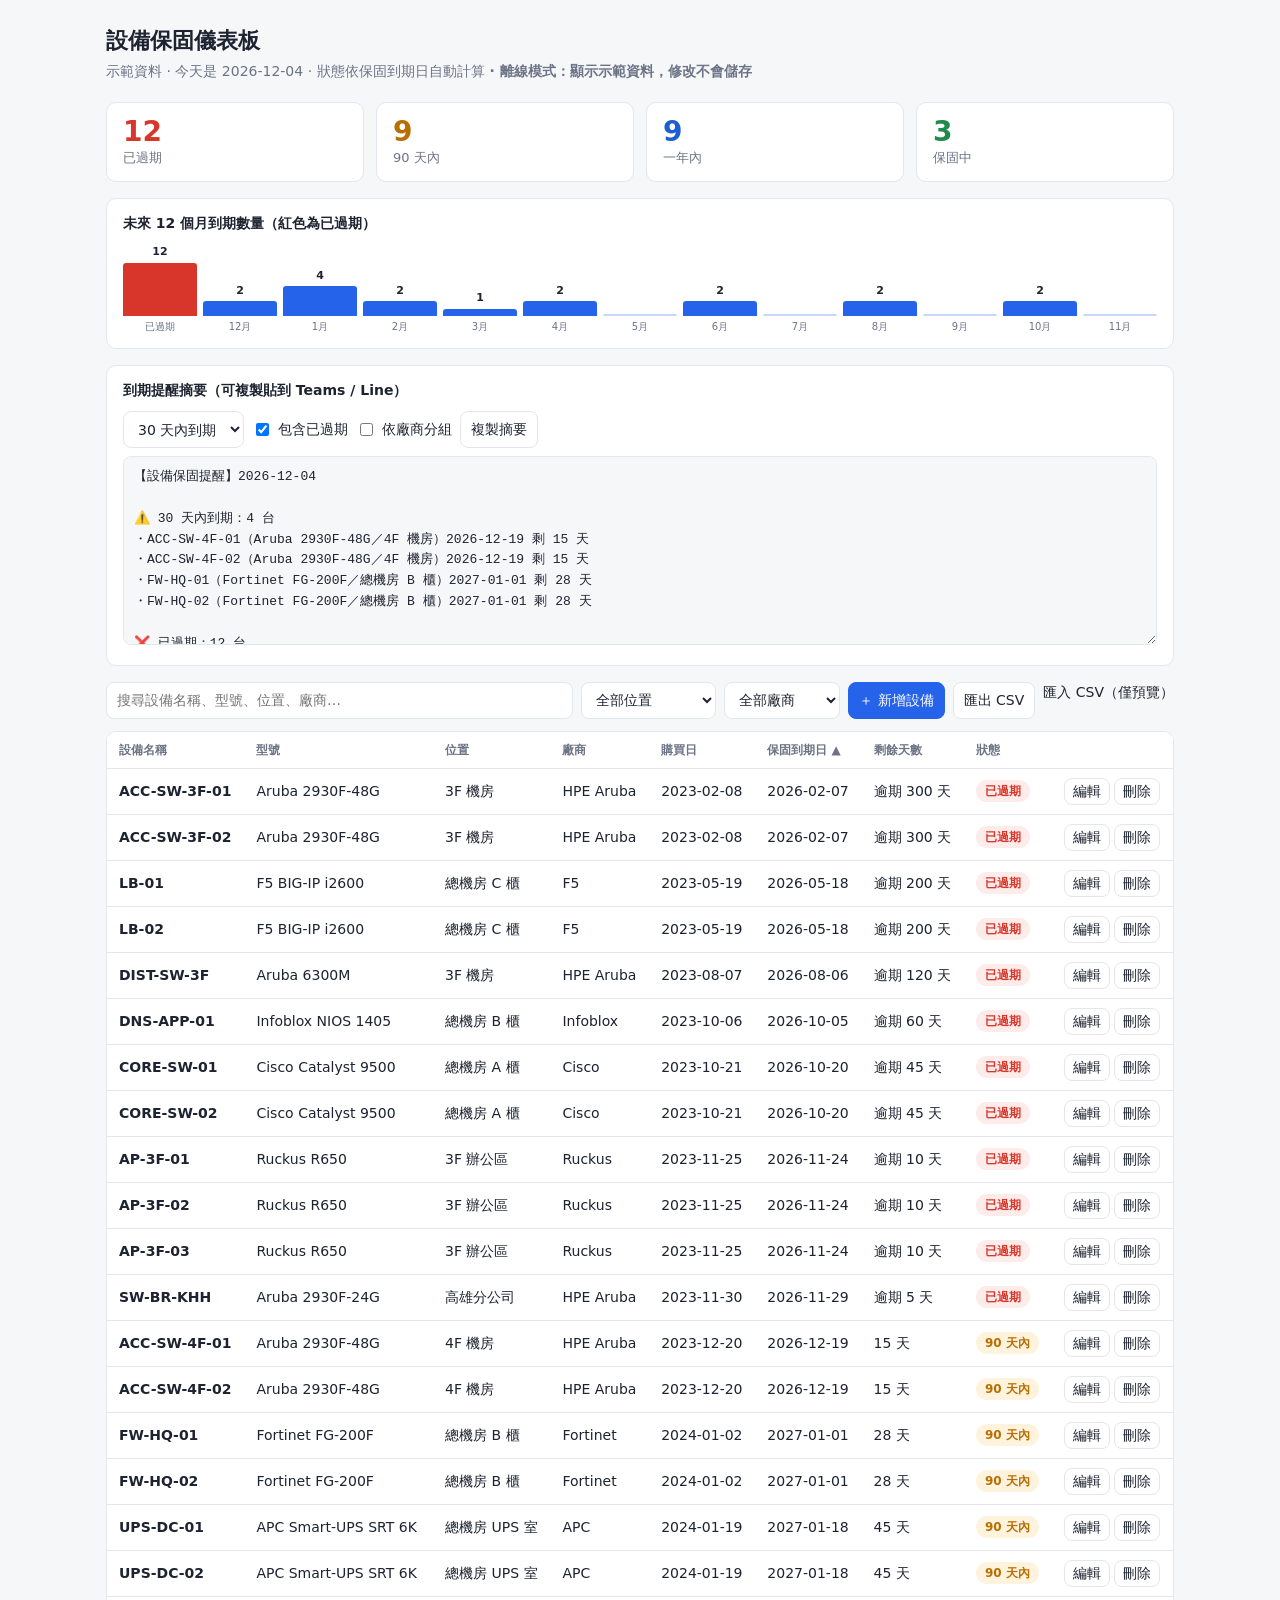
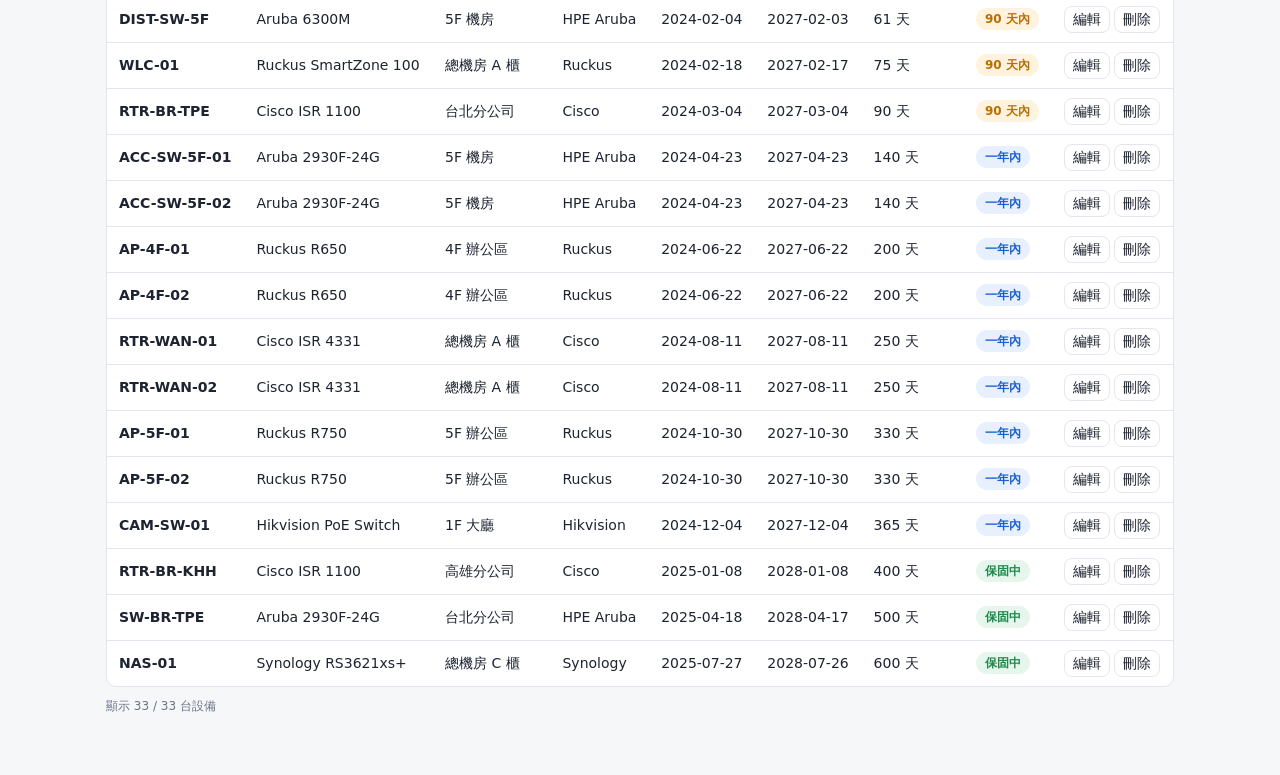
<file: warranty-dashboard.html>
<!doctype html>
<html lang="zh-Hant">
<head>
<meta charset="utf-8">
<meta name="viewport" content="width=device-width, initial-scale=1">
<title>設備保固儀表板</title>
<style>
:root{
  --bg:#f6f7f9;--card:#fff;--text:#1d2330;--muted:#6b7385;--line:#e3e6ec;--accent:#2563eb;
  --red:#d9362b;--red-bg:#fdecea;--amber:#b86e00;--amber-bg:#fff3de;--blue:#1d5fd1;--blue-bg:#e8f0fe;--green:#1f8a4c;--green-bg:#e6f6ec;
}
@media (prefers-color-scheme:dark){
  :root{--bg:#12151c;--card:#1b2029;--text:#e8ebf2;--muted:#98a1b3;--line:#2b323f;--accent:#6b9bff;
    --red:#ff7b72;--red-bg:#3a1d1b;--amber:#f0b45a;--amber-bg:#3a2d14;--blue:#7fa8ff;--blue-bg:#1c2a45;--green:#5fd08a;--green-bg:#17301f}
}
*{box-sizing:border-box}
body{margin:0;background:var(--bg);color:var(--text);font:14px/1.5 -apple-system,"PingFang TC","Noto Sans TC",system-ui,sans-serif}
.wrap{max-width:1100px;margin:0 auto;padding:24px 16px 48px}
h1{font-size:22px;margin:0 0 4px}
.sub{color:var(--muted);margin:0 0 20px}
.cards{display:grid;grid-template-columns:repeat(4,1fr);gap:12px;margin-bottom:16px}
.card{background:var(--card);border:1px solid var(--line);border-radius:10px;padding:14px 16px;cursor:pointer;text-align:left;font:inherit;color:inherit}
.card .n{font-size:28px;font-weight:700;line-height:1.1}
.card .l{color:var(--muted);font-size:13px}
.card.active{outline:2px solid var(--accent)}
.c-expired .n{color:var(--red)}.c-90 .n{color:var(--amber)}.c-365 .n{color:var(--blue)}.c-ok .n{color:var(--green)}
.panel{background:var(--card);border:1px solid var(--line);border-radius:10px;padding:14px 16px;margin-bottom:16px}
.panel h2{font-size:14px;margin:0 0 10px}
.bars{display:flex;align-items:flex-end;gap:6px;height:90px}
.bar{flex:1;display:flex;flex-direction:column;justify-content:flex-end;align-items:center;height:100%;min-width:0}
.bar i{display:block;width:100%;background:var(--accent);border-radius:3px 3px 0 0;min-height:2px}
.bar.past i{background:var(--red)}
.bar b{font-size:11px;font-weight:600;margin-bottom:2px}
.bar span{font-size:10px;color:var(--muted);margin-top:3px;white-space:nowrap}
.tools{display:flex;flex-wrap:wrap;gap:8px;margin-bottom:12px}
input,select,button.btn{font:inherit;color:var(--text);background:var(--card);border:1px solid var(--line);border-radius:8px;padding:7px 10px}
input[type=search]{flex:1;min-width:180px}
button.btn{cursor:pointer}
button.btn:hover{border-color:var(--accent)}
.tablewrap{background:var(--card);border:1px solid var(--line);border-radius:10px;overflow-x:auto}
table{width:100%;border-collapse:collapse;min-width:760px}
th,td{padding:9px 12px;text-align:left;border-bottom:1px solid var(--line);white-space:nowrap}
th{font-size:12px;color:var(--muted);cursor:pointer;user-select:none;background:var(--card);position:sticky;top:0}
th:hover{color:var(--text)}
tr:last-child td{border-bottom:0}
.badge{display:inline-block;padding:2px 9px;border-radius:99px;font-size:12px;font-weight:600}
.b-expired{background:var(--red-bg);color:var(--red)}.b-90{background:var(--amber-bg);color:var(--amber)}
.b-365{background:var(--blue-bg);color:var(--blue)}.b-ok{background:var(--green-bg);color:var(--green)}
.empty{padding:28px;text-align:center;color:var(--muted)}
.foot{color:var(--muted);font-size:12px;margin-top:10px}
@media(max-width:640px){.cards{grid-template-columns:repeat(2,1fr)}}
</style>
</head>
<body>
<div class="wrap">
  <h1>設備保固儀表板</h1>
  <p class="sub">示範資料 · 今天是 <span id="today"></span> · 狀態依保固到期日自動計算</p>

  <div class="cards" id="cards"></div>

  <div class="panel">
    <h2>未來 12 個月到期數量（紅色為已過期）</h2>
    <div class="bars" id="bars"></div>
  </div>

  <div class="panel">
    <h2>到期提醒摘要（可複製貼到 Teams / Line）</h2>
    <div class="tools" style="margin-bottom:8px">
      <select id="sumDays">
        <option value="30">30 天內到期</option>
        <option value="60">60 天內到期</option>
        <option value="90">90 天內到期</option>
      </select>
      <label style="display:flex;align-items:center;gap:6px"><input type="checkbox" id="sumExpired" checked> 包含已過期</label>
      <label style="display:flex;align-items:center;gap:6px"><input type="checkbox" id="sumVendor"> 依廠商分組</label>
      <button class="btn" id="copyBtn">複製摘要</button>
      <span id="copyMsg" class="foot" style="margin:0;align-self:center"></span>
    </div>
    <textarea id="sumText" readonly rows="8" style="width:100%;font:13px/1.6 ui-monospace,Menlo,monospace;color:var(--text);background:var(--bg);border:1px solid var(--line);border-radius:8px;padding:10px;resize:vertical"></textarea>
  </div>

  <div class="tools">
    <input type="search" id="q" placeholder="搜尋設備名稱、型號、位置、廠商…">
    <select id="fLoc"></select>
    <select id="fVendor"></select>
    <button class="btn" id="addBtn" style="background:var(--accent);border-color:var(--accent);color:#fff">＋ 新增設備</button>
    <button class="btn" id="exportBtn">匯出 CSV</button>
    <label class="btn" style="cursor:pointer" title="匯入的資料只在目前畫面預覽，不會儲存；重新整理即還原">匯入 CSV（僅預覽）<input type="file" id="importFile" accept=".csv" hidden></label>
  </div>

  <div class="panel" id="devPanel" hidden>
    <h2 id="devTitle">新增設備</h2>
    <form id="devForm" style="display:grid;grid-template-columns:repeat(auto-fit,minmax(160px,1fr));gap:8px;align-items:end">
      <label style="display:flex;flex-direction:column;font-size:12px;color:var(--muted);gap:3px">設備名稱<input name="name" required></label>
      <label style="display:flex;flex-direction:column;font-size:12px;color:var(--muted);gap:3px">型號<input name="model" required></label>
      <label style="display:flex;flex-direction:column;font-size:12px;color:var(--muted);gap:3px">位置<input name="loc" required></label>
      <label style="display:flex;flex-direction:column;font-size:12px;color:var(--muted);gap:3px">廠商<input name="vendor" required></label>
      <label style="display:flex;flex-direction:column;font-size:12px;color:var(--muted);gap:3px">購買日<input type="date" name="bought" required></label>
      <label style="display:flex;flex-direction:column;font-size:12px;color:var(--muted);gap:3px">保固到期日<input type="date" name="expire" required></label>
      <div style="display:flex;gap:8px"><button class="btn" type="submit" style="background:var(--accent);border-color:var(--accent);color:#fff">儲存</button><button class="btn" type="button" id="devCancel">取消</button></div>
    </form>
  </div>

  <div class="tablewrap">
    <table>
      <thead><tr id="head"></tr></thead>
      <tbody id="body"></tbody>
    </table>
    <div class="empty" id="empty" hidden>沒有符合條件的設備</div>
  </div>
  <p class="foot" id="foot"></p>
</div>

<script src="ops-db.js?v=5"></script>
<script>
const DAY = 86400000;
const today = new Date(); today.setHours(0,0,0,0);
const iso = d => `${d.getFullYear()}-${String(d.getMonth()+1).padStart(2,'0')}-${String(d.getDate()).padStart(2,'0')}`; // 用本地日期，避免 UTC 換算造成差一天
const addDays = n => iso(new Date(today.getTime() + n*DAY));
document.getElementById('today').textContent = iso(today);

// 示範資料：到期日以「距今天數」產生，確保各狀態都有資料
const seed = [
 ['CORE-SW-01','Cisco Catalyst 9500','總機房 A 櫃','Cisco',-45],
 ['CORE-SW-02','Cisco Catalyst 9500','總機房 A 櫃','Cisco',-45],
 ['FW-HQ-01','Fortinet FG-200F','總機房 B 櫃','Fortinet',28],
 ['FW-HQ-02','Fortinet FG-200F','總機房 B 櫃','Fortinet',28],
 ['DIST-SW-3F','Aruba 6300M','3F 機房','HPE Aruba',-120],
 ['DIST-SW-5F','Aruba 6300M','5F 機房','HPE Aruba',61],
 ['ACC-SW-3F-01','Aruba 2930F-48G','3F 機房','HPE Aruba',-300],
 ['ACC-SW-3F-02','Aruba 2930F-48G','3F 機房','HPE Aruba',-300],
 ['ACC-SW-4F-01','Aruba 2930F-48G','4F 機房','HPE Aruba',15],
 ['ACC-SW-4F-02','Aruba 2930F-48G','4F 機房','HPE Aruba',15],
 ['ACC-SW-5F-01','Aruba 2930F-24G','5F 機房','HPE Aruba',140],
 ['ACC-SW-5F-02','Aruba 2930F-24G','5F 機房','HPE Aruba',140],
 ['AP-3F-01','Ruckus R650','3F 辦公區','Ruckus',-10],
 ['AP-3F-02','Ruckus R650','3F 辦公區','Ruckus',-10],
 ['AP-3F-03','Ruckus R650','3F 辦公區','Ruckus',-10],
 ['AP-4F-01','Ruckus R650','4F 辦公區','Ruckus',200],
 ['AP-4F-02','Ruckus R650','4F 辦公區','Ruckus',200],
 ['AP-5F-01','Ruckus R750','5F 辦公區','Ruckus',330],
 ['AP-5F-02','Ruckus R750','5F 辦公區','Ruckus',330],
 ['WLC-01','Ruckus SmartZone 100','總機房 A 櫃','Ruckus',75],
 ['LB-01','F5 BIG-IP i2600','總機房 C 櫃','F5',-200],
 ['LB-02','F5 BIG-IP i2600','總機房 C 櫃','F5',-200],
 ['RTR-WAN-01','Cisco ISR 4331','總機房 A 櫃','Cisco',250],
 ['RTR-WAN-02','Cisco ISR 4331','總機房 A 櫃','Cisco',250],
 ['RTR-BR-TPE','Cisco ISR 1100','台北分公司','Cisco',90],
 ['RTR-BR-KHH','Cisco ISR 1100','高雄分公司','Cisco',400],
 ['SW-BR-TPE','Aruba 2930F-24G','台北分公司','HPE Aruba',500],
 ['SW-BR-KHH','Aruba 2930F-24G','高雄分公司','HPE Aruba',-5],
 ['UPS-DC-01','APC Smart-UPS SRT 6K','總機房 UPS 室','APC',45],
 ['UPS-DC-02','APC Smart-UPS SRT 6K','總機房 UPS 室','APC',45],
 ['NAS-01','Synology RS3621xs+','總機房 C 櫃','Synology',600],
 ['CAM-SW-01','Hikvision PoE Switch','1F 大廳','Hikvision',365],
 ['DNS-APP-01','Infoblox NIOS 1405','總機房 B 櫃','Infoblox',-60],
];
let rows = seed.map(([name,model,loc,vendor,off],i)=>({
  name,model,loc,vendor,
  bought: addDays(off-1095),   // 三年保固
  expire: addDays(off)
}));

const STATUS = {
  expired:{label:'已過期',cls:'b-expired',card:'c-expired'},
  d90:{label:'90 天內',cls:'b-90',card:'c-90'},
  d365:{label:'一年內',cls:'b-365',card:'c-365'},
  ok:{label:'保固中',cls:'b-ok',card:'c-ok'},
};
const daysLeft = r => Math.round((new Date(r.expire+'T00:00:00') - today)/DAY);
const statusOf = r => { const d=daysLeft(r); return d<0?'expired':d<=90?'d90':d<=365?'d365':'ok'; };

const cols = [
  ['name','設備名稱'],['model','型號'],['loc','位置'],['vendor','廠商'],
  ['bought','購買日'],['expire','保固到期日'],['days','剩餘天數'],['status','狀態']
];
let state = {q:'',loc:'',vendor:'',status:'',sort:'expire',dir:1};

const $ = id => document.getElementById(id);
const esc = s => String(s).replace(/[&<>"]/g,c=>({'&':'&amp;','<':'&lt;','>':'&gt;','"':'&quot;'}[c]));

function fillSelects(){
  const opts = (key,label) => `<option value="">全部${label}</option>` +
    [...new Set(rows.map(r=>r[key]))].sort().map(v=>`<option>${esc(v)}</option>`).join('');
  $('fLoc').innerHTML = opts('loc','位置');
  $('fVendor').innerHTML = opts('vendor','廠商');
  $('fLoc').value = state.loc; $('fVendor').value = state.vendor;
}

function filtered(){
  const q = state.q.trim().toLowerCase();
  return rows.filter(r =>
    (!q || [r.name,r.model,r.loc,r.vendor].some(v=>v.toLowerCase().includes(q))) &&
    (!state.loc || r.loc===state.loc) &&
    (!state.vendor || r.vendor===state.vendor)
  );
}

function renderCards(list){
  const count = {expired:0,d90:0,d365:0,ok:0};
  list.forEach(r=>count[statusOf(r)]++);
  $('cards').innerHTML = Object.entries(STATUS).map(([k,s])=>
    `<button class="card ${s.card} ${state.status===k?'active':''}" data-s="${k}">
       <div class="n">${count[k]}</div><div class="l">${s.label}</div></button>`).join('');
}

function renderBars(list){
  const buckets = [];
  const base = new Date(today.getFullYear(), today.getMonth(), 1);
  let past = list.filter(r=>daysLeft(r)<0).length;
  buckets.push({label:'已過期',n:past,past:true});
  for(let i=0;i<12;i++){
    const d = new Date(base.getFullYear(), base.getMonth()+i, 1);
    const n = list.filter(r=>{ const e=new Date(r.expire+'T00:00:00');
      return daysLeft(r)>=0 && e.getFullYear()===d.getFullYear() && e.getMonth()===d.getMonth(); }).length;
    buckets.push({label:`${d.getMonth()+1}月`,n});
  }
  const max = Math.max(1,...buckets.map(b=>b.n));
  $('bars').innerHTML = buckets.map(b=>
    `<div class="bar ${b.past?'past':''}"><b>${b.n||''}</b><i style="height:${b.n/max*100}%;${b.n?'':'opacity:.25'}"></i><span>${b.label}</span></div>`).join('');
}

function renderTable(list){
  const shown = list.filter(r=>!state.status || statusOf(r)===state.status);
  const val = r => state.sort==='days'?daysLeft(r) : state.sort==='status'?daysLeft(r) : r[state.sort];
  shown.sort((a,b)=>{ const x=val(a),y=val(b); return (x>y?1:x<y?-1:0)*state.dir; });
  $('head').innerHTML = cols.map(([k,l])=>
    `<th data-k="${k}">${l}${state.sort===k?(state.dir>0?' ▲':' ▼'):''}</th>`).join('') + '<th></th>';
  $('body').innerHTML = shown.map(r=>{
    const d=daysLeft(r), s=STATUS[statusOf(r)], i=rows.indexOf(r);
    return `<tr><td><b>${esc(r.name)}</b></td><td>${esc(r.model)}</td><td>${esc(r.loc)}</td><td>${esc(r.vendor)}</td>
      <td>${r.bought}</td><td>${r.expire}</td><td>${d<0?`逾期 ${-d} 天`:`${d} 天`}</td>
      <td><span class="badge ${s.cls}">${s.label}</span></td>
      <td><button class="btn" data-edit="${i}" style="padding:2px 8px">編輯</button> <button class="btn" data-del="${i}" style="padding:2px 8px">刪除</button></td></tr>`;
  }).join('');
  $('empty').hidden = shown.length>0;
  $('foot').textContent = `顯示 ${shown.length} / ${rows.length} 台設備`;
  return shown;
}

function render(){
  const list = filtered();
  renderCards(list); renderBars(list); window._shown = renderTable(list);
}

$('q').addEventListener('input',e=>{state.q=e.target.value;render()});
$('fLoc').addEventListener('change',e=>{state.loc=e.target.value;render()});
$('fVendor').addEventListener('change',e=>{state.vendor=e.target.value;render()});
$('cards').addEventListener('click',e=>{
  const c=e.target.closest('.card'); if(!c) return;
  state.status = state.status===c.dataset.s ? '' : c.dataset.s; render();
});
$('head').addEventListener('click',e=>{
  const k=e.target.closest('th')?.dataset.k; if(!k) return;
  state.dir = state.sort===k ? -state.dir : 1; state.sort=k; render();
});

// CSV 匯出 / 匯入（欄位：name,model,loc,vendor,bought,expire）
$('exportBtn').onclick = () => {
  const head = ['設備名稱','型號','位置','廠商','購買日','保固到期日','狀態'];
  const lines = [head].concat((window._shown||[]).map(r=>
    [r.name,r.model,r.loc,r.vendor,r.bought,r.expire,STATUS[statusOf(r)].label]));
  const csv = '﻿' + lines.map(l=>l.map(v=>`"${String(v).replace(/"/g,'""')}"`).join(',')).join('\n');
  const a = document.createElement('a');
  a.href = URL.createObjectURL(new Blob([csv],{type:'text/csv'}));
  a.download = `warranty-${iso(today)}.csv`; a.click();
};
function parseCSV(t){
  const out=[]; let row=[],cur='',q=false;
  for(let i=0;i<t.length;i++){const c=t[i];
    if(q){ if(c==='"'&&t[i+1]==='"'){cur+='"';i++} else if(c==='"') q=false; else cur+=c; }
    else if(c==='"') q=true; else if(c===',') {row.push(cur);cur=''}
    else if(c==='\n'||c==='\r'){ if(c==='\r'&&t[i+1]==='\n') i++; row.push(cur);cur=''; if(row.some(x=>x.trim()))out.push(row); row=[]; }
    else cur+=c; }
  if(cur||row.length){row.push(cur);out.push(row)} return out;
}
$('importFile').addEventListener('change',async e=>{
  const f=e.target.files[0]; if(!f) return;
  const data = parseCSV((await f.text()).replace(/^﻿/,'')).slice(1);
  const ok = data.filter(r=>r.length>=6 && /^\d{4}-\d{2}-\d{2}$/.test(r[5].trim()));
  if(!ok.length){ alert('匯入失敗：欄位需為 設備名稱, 型號, 位置, 廠商, 購買日, 保固到期日（日期格式 YYYY-MM-DD）'); return; }
  rows = ok.map(r=>({name:r[0].trim(),model:r[1].trim(),loc:r[2].trim(),vendor:r[3].trim(),bought:r[4].trim(),expire:r[5].trim()}));
  state.loc=state.vendor=state.status=''; fillSelects(); render(); e.target.value='';
});

// 到期提醒摘要：不受下方篩選影響，永遠以全部設備計算
function buildSummary(){
  const n = +$('sumDays').value, withExpired = $('sumExpired').checked;
  const fmt = r => { const d=daysLeft(r);
    return `・${r.name}（${r.model}／${r.loc}）${r.expire} ${d<0?`已逾期 ${-d} 天`:d===0?'今天到期':`剩 ${d} 天`}`; };
  const byDays = (a,b)=>daysLeft(a)-daysLeft(b);
  const soon = rows.filter(r=>{const d=daysLeft(r);return d>=0&&d<=n}).sort(byDays);
  const exp = rows.filter(r=>daysLeft(r)<0).sort(byDays);
  let t = `【設備保固提醒】${iso(today)}\n`;
  if($('sumVendor').checked){
    const items = soon.concat(withExpired?exp:[]);
    const vendors = [...new Set(items.map(r=>r.vendor))].sort();
    t += `\n共 ${items.length} 台需處理（${n} 天內到期${withExpired?'＋已過期':''}），依廠商分組：\n`;
    vendors.forEach(v=>{
      const g = items.filter(r=>r.vendor===v);
      t += `\n■ ${v}（${g.length} 台）\n` + g.map(fmt).join('\n') + '\n';
    });
    if(!vendors.length) t += '\n（無）\n';
  } else {
    t += `\n⚠️ ${n} 天內到期：${soon.length} 台\n` + (soon.length?soon.map(fmt).join('\n'):'（無）') + '\n';
    if(withExpired) t += `\n❌ 已過期：${exp.length} 台\n` + (exp.length?exp.map(fmt).join('\n'):'（無）') + '\n';
  }
  t += `\n請盡早確認是否續約或汰換。`;
  $('sumText').value = t;
}
['sumDays','sumExpired','sumVendor'].forEach(id=>$(id).addEventListener('change',buildSummary));
$('copyBtn').onclick = async () => {
  try { await navigator.clipboard.writeText($('sumText').value); }
  catch { $('sumText').select(); document.execCommand('copy'); }
  $('copyMsg').textContent = '已複製 ✓'; setTimeout(()=>$('copyMsg').textContent='',2000);
};
// 匯入資料後也要更新摘要
const _render = render; render = function(){ _render(); buildSummary(); };

fillSelects(); render();

// 從 Supabase 載入設備資料；失敗就沿用上面的內建示範資料
(async () => {
  const r = await OPS.select('ops_devices', 'order=expire.asc');
  if (r) {
    rows = r.map(d => ({id:d.id, name:d.name, model:d.model, loc:d.location, vendor:d.vendor, bought:d.bought, expire:d.expire}));
    fillSelects(); render();
  }
  OPS.mark();
})();

// 新增 / 編輯 / 刪除設備（連線時同步寫入資料庫）
let editing = -1;
function openForm(i){
  editing = i; const f = $('devForm');
  f.reset();
  if(i>=0){ const r=rows[i]; for(const k of ['name','model','loc','vendor','bought','expire']) f[k].value=r[k]; }
  else { f.bought.value = iso(today); f.expire.value = addDays(365*3); }
  $('devTitle').textContent = i>=0 ? `編輯設備：${rows[i].name}` : '新增設備';
  $('devPanel').hidden = false; $('devPanel').scrollIntoView({behavior:'smooth',block:'center'});
}
$('addBtn').onclick = () => openForm(-1);
$('devCancel').onclick = () => { $('devPanel').hidden = true; };
$('devForm').addEventListener('submit', async e => {
  e.preventDefault();
  const v = Object.fromEntries(new FormData(e.target));
  if(v.expire < v.bought) return alert('保固到期日不能早於購買日');
  const item = {name:v.name.trim(), model:v.model.trim(), loc:v.loc.trim(), vendor:v.vendor.trim(), bought:v.bought, expire:v.expire};
  const dbRow = {name:item.name, model:item.model, location:item.loc, vendor:item.vendor, bought:item.bought, expire:item.expire};
  if(editing>=0){
    const old = rows[editing];
    if(OPS.live && old.id && !(await OPS.patch('ops_devices', old.id, dbRow))) return OPS.fail('儲存失敗');
    rows[editing] = {...old, ...item};
  } else {
    if(OPS.live){ const row = await OPS.insert('ops_devices', dbRow); if(!row) return OPS.fail('新增失敗'); item.id = row.id; }
    rows.push(item);
  }
  $('devPanel').hidden = true; fillSelects(); render();
});
$('body').addEventListener('click', async e => {
  const ed = e.target.dataset.edit, del = e.target.dataset.del;
  if(ed !== undefined) return openForm(+ed);
  if(del === undefined) return;
  const r = rows[+del];
  if(!confirm(`確定要刪除「${r.name}」嗎？`)) return;
  if(OPS.live && r.id && !(await OPS.remove('ops_devices', 'id=eq.'+r.id))) return OPS.fail('刪除失敗');
  rows.splice(+del, 1); fillSelects(); render();
});
</script>
</body>
</html>
</file>
<file: loan/style.css>
:root{--bg:#f5f7fb;--card:#fff;--ink:#1f2937;--mut:#6b7280;--line:#e5e7eb;--pri:#2563eb;--ok:#16a34a;--warn:#d97706;--bad:#dc2626}
*{box-sizing:border-box}
body{margin:0;font-family:"Noto Sans TC","PingFang TC","Microsoft JhengHei",sans-serif;background:var(--bg);color:var(--ink)}
header{background:var(--pri);color:#fff;padding:20px 16px}
header h1{margin:0;font-size:22px}.sub{margin:4px 0 0;opacity:.85;font-size:13px}
main{max-width:1000px;margin:0 auto;padding:16px}
.banner{background:#fef2f2;border:1px solid #fecaca;color:var(--bad);padding:10px 14px;border-radius:10px;margin-bottom:12px;font-size:14px}
.stats{display:grid;grid-template-columns:repeat(auto-fit,minmax(110px,1fr));gap:10px;margin-bottom:12px}
.stat{background:var(--card);border:1px solid var(--line);border-radius:10px;padding:10px 14px}
.stat b{display:block;font-size:24px}.stat span{font-size:12px;color:var(--mut)}
.filters{display:flex;gap:8px;flex-wrap:wrap;margin-bottom:12px}
input,select,button{font:inherit}
.filters input{flex:1 1 180px}
input,select{padding:8px 10px;border:1px solid var(--line);border-radius:8px;background:#fff}
.grid{display:grid;grid-template-columns:repeat(auto-fill,minmax(230px,1fr));gap:12px}
.card{background:var(--card);border:1px solid var(--line);border-radius:12px;padding:14px;display:flex;flex-direction:column;gap:6px}
.card.over{border-color:var(--bad)}
.card h3{margin:0;font-size:16px}.muted{color:var(--mut);font-size:13px}
.tag{align-self:flex-start;font-size:12px;padding:2px 8px;border-radius:99px;color:#fff;background:var(--ok)}
.tag.borrowed{background:var(--warn)}.tag.overdue{background:var(--bad)}
button{background:var(--pri);color:#fff;border:0;border-radius:8px;padding:8px 14px;cursor:pointer;margin-top:auto}
button:disabled{opacity:.5;cursor:wait}
button.ghost{background:#fff;color:var(--ink);border:1px solid var(--line)}
button.ret{background:var(--ok)}
dialog{border:0;border-radius:14px;padding:20px;width:min(360px,92vw)}
dialog::backdrop{background:rgba(0,0,0,.4)}
dialog h2{margin:0 0 10px;font-size:18px}
dialog label{display:block;font-size:13px;color:var(--mut);margin-bottom:10px}
dialog input{width:100%;margin-top:4px;color:var(--ink)}
.row{display:flex;gap:8px;justify-content:flex-end}.row button{margin-top:0}
.tabs{max-width:1000px;margin:0 auto;padding:12px 16px 0;display:flex;gap:8px}
.tab{background:#fff;color:var(--ink);border:1px solid var(--line);margin-top:0}
.tab.on{background:var(--pri);color:#fff;border-color:var(--pri)}
.csvbtn{margin-top:0;background:var(--ok)}
.tw{overflow-x:auto;background:var(--card);border:1px solid var(--line);border-radius:12px}
table{width:100%;border-collapse:collapse;font-size:13px;white-space:nowrap}
th,td{padding:8px 12px;text-align:left;border-bottom:1px solid var(--line)}
th{background:#f9fafb;color:var(--mut);font-weight:500}
td.bad{color:var(--bad);font-weight:600}
</file>
